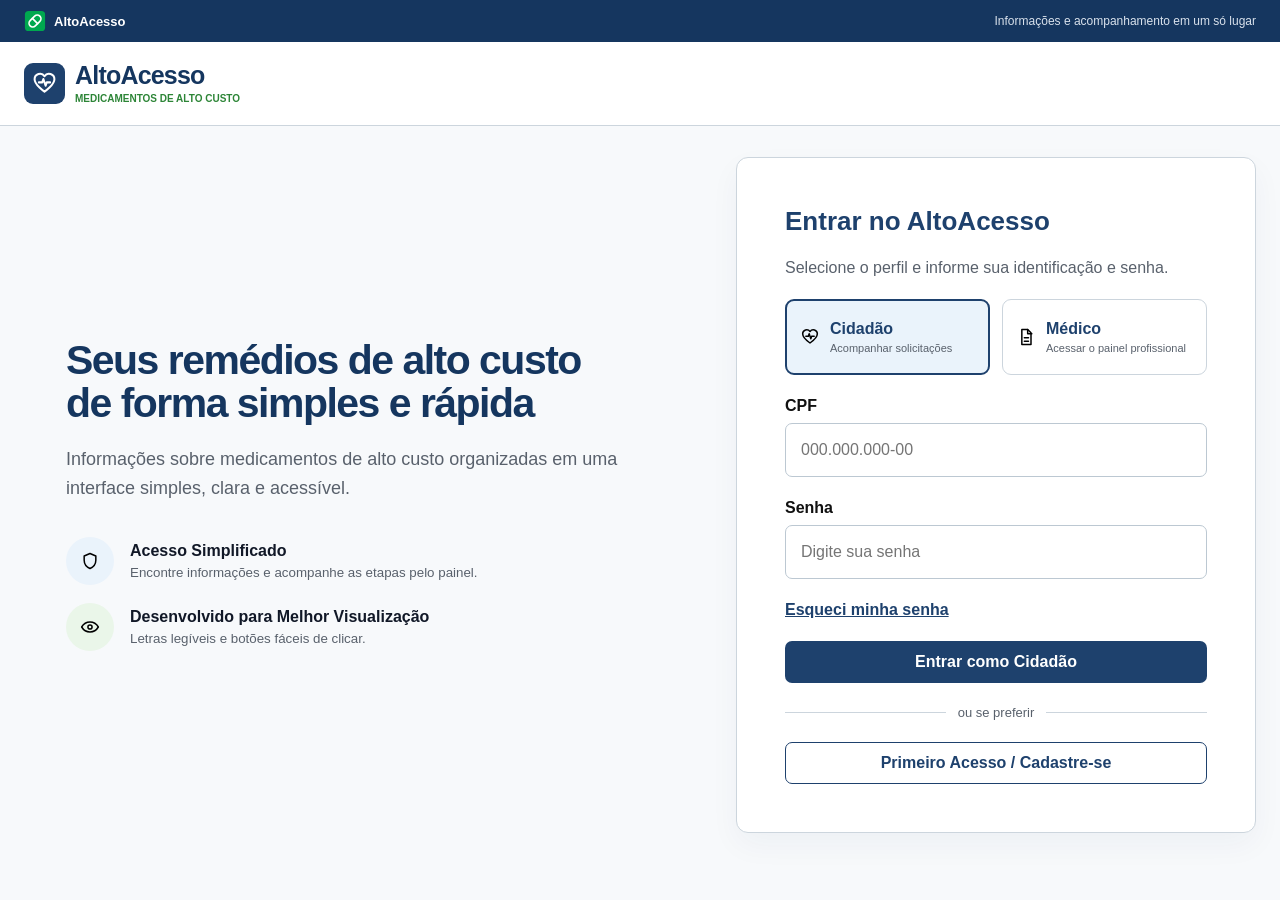
<file: index.html>
<!DOCTYPE html>

<html lang="pt-br"><head><meta charset="utf-8"/><meta content="width=device-width, initial-scale=1.0" name="viewport"/><meta content="AltoAcesso: informações e acompanhamento de medicamentos de alto custo." name="description"/><title>Entrar | AltoAcesso</title><link href="styles/variables.css" rel="stylesheet"/><link href="styles/main.css" rel="stylesheet"/><link href="styles/adaptacoes.css" rel="stylesheet"/><script defer="" src="scripts/storage.js"></script><script defer="" src="scripts/main.js"></script><script defer="" src="scripts/masks.js"></script><script defer="" src="scripts/forms.js"></script></head><body data-page="index.html"><a class="page-skip" href="#conteudo">Ir para o conteúdo</a><div class="app-shell">
<div class="gov-bar"><div class="container gov-bar-inner">
<span class="gov-brand"><img alt="" class="bar-pill" width="22" height="22" src="assets/icons/pill.svg"/> AltoAcesso</span>
<small class="gov-public-message" data-bar-public>Informações e acompanhamento em um só lugar</small>
<a class="gov-notification" data-bar-private hidden href="pages/solicitacoes.html" aria-label="Abrir solicitações">
<img alt="" class="gov-notification-icon" width="17" height="17" src="assets/icons/bell.svg"/>
<span class="gov-notification-text" aria-live="polite">Nenhuma pendência</span>
<span class="gov-count-badge" hidden>0</span>
</a>
</div></div><header class="main-header"><div class="container header-inner"><a aria-label="Ir para a página inicial" class="logo" href="index.html"><span class="logo-mark"><img alt="" class="icon" height="27" src="assets/icons/heart.svg" width="27"/></span><span><strong>AltoAcesso</strong><small>MEDICAMENTOS DE ALTO CUSTO</small></span></a>
<div class="public-header-actions" data-public=""><a class="button button-secondary" hidden="" href="index.html">Página inicial</a></div>
<div class="account-area" data-private="" hidden=""><a class="button button-secondary home-button" href="pages/painel.html"><img alt="" class="icon" height="20" src="assets/icons/home.svg" width="20"/> Página inicial</a><button aria-controls="account-menu" aria-expanded="false" class="account-button" data-action="menu" type="button"><span><strong id="account-name">Antônio Carlos Souza</strong><small id="account-role">Beneficiário</small></span><span class="avatar" id="account-initials">AC</span></button>
<div class="account-menu" hidden="" id="account-menu"><a href="pages/painel.html">Painel</a><a data-show="doctor" href="pages/prescricao.html">Portal de prescrição</a><a data-show="professional" href="pages/solicitacoes.html">Gerenciar solicitações</a><button data-action="logout" type="button">Sair</button></div></div></div></header>
<main class="login-page container" id="conteudo"><section class="login-intro"><h1>Seus remédios de alto custo<br/>de forma simples e rápida</h1><p>Informações sobre medicamentos de alto custo organizadas em uma interface simples, clara e acessível.</p><div class="trust-item"><span><img alt="" class="icon" height="20" src="assets/icons/shield.svg" width="20"/></span><div><strong>Acesso Simplificado</strong><small>Encontre informações e acompanhe as etapas pelo painel.</small></div></div><div class="trust-item green"><span><img alt="" class="icon" height="20" src="assets/icons/eye.svg" width="20"/></span><div><strong>Desenvolvido para Melhor Visualização</strong><small>Letras legíveis e botões fáceis de clicar.</small></div></div></section>
<form class="card login-card" id="login-form"><h2>Entrar no AltoAcesso</h2><p>Selecione o perfil e informe sua identificação e senha.</p><div aria-label="Escolha o perfil de acesso" class="login-profile-picker" role="group"><button class="selected" data-profile="patient" type="button"><img alt="" class="icon" height="20" src="assets/icons/heart.svg" width="20"/><span><strong>Cidadão</strong><small>Acompanhar solicitações</small></span></button><button data-profile="doctor" type="button"><img alt="" class="icon" height="20" src="assets/icons/file.svg" width="20"/><span><strong>Médico</strong><small>Acessar o painel profissional</small></span></button></div>
<label class="field" data-login-patient-fields=""><span>CPF</span><input autocomplete="username" data-mask="cpf" id="login-cpf" inputmode="numeric" maxlength="14" name="login-cpf" pattern="[0-9]{3}\.[0-9]{3}\.[0-9]{3}-[0-9]{2}" placeholder="000.000.000-00" required="" title="Informe 11 dígitos de CPF (000.000.000-00)." type="text"/></label>
<div class="doctor-login-fields" data-doctor-fields="" hidden=""><label class="field"><span>Número do CRM</span><input aria-label="Número do CRM" autocomplete="username" data-mask="digits" id="login-crm" inputmode="numeric" maxlength="8" name="login-crm" pattern="[0-9]{1,8}" placeholder="Ex: 123456" required="" title="Informe somente o número do CRM (de 1 a 8 dígitos)." type="text"/></label></div>
<label class="field"><span>Senha</span><input autocomplete="current-password" id="login-password" minlength="8" name="login-password" placeholder="Digite sua senha" required="" type="password"/></label>
<a class="text-link" href="pages/recuperar.html">Esqueci minha senha</a><button class="button button-primary wide" id="login-submit" type="submit">Entrar como Cidadão</button><div class="divider"><span>ou se preferir</span></div><a class="button button-secondary wide" href="pages/cadastro.html">Primeiro Acesso / Cadastre-se</a></form></main><div aria-live="polite" hidden="" id="global-msg" role="status"></div></div></body></html>
</file>
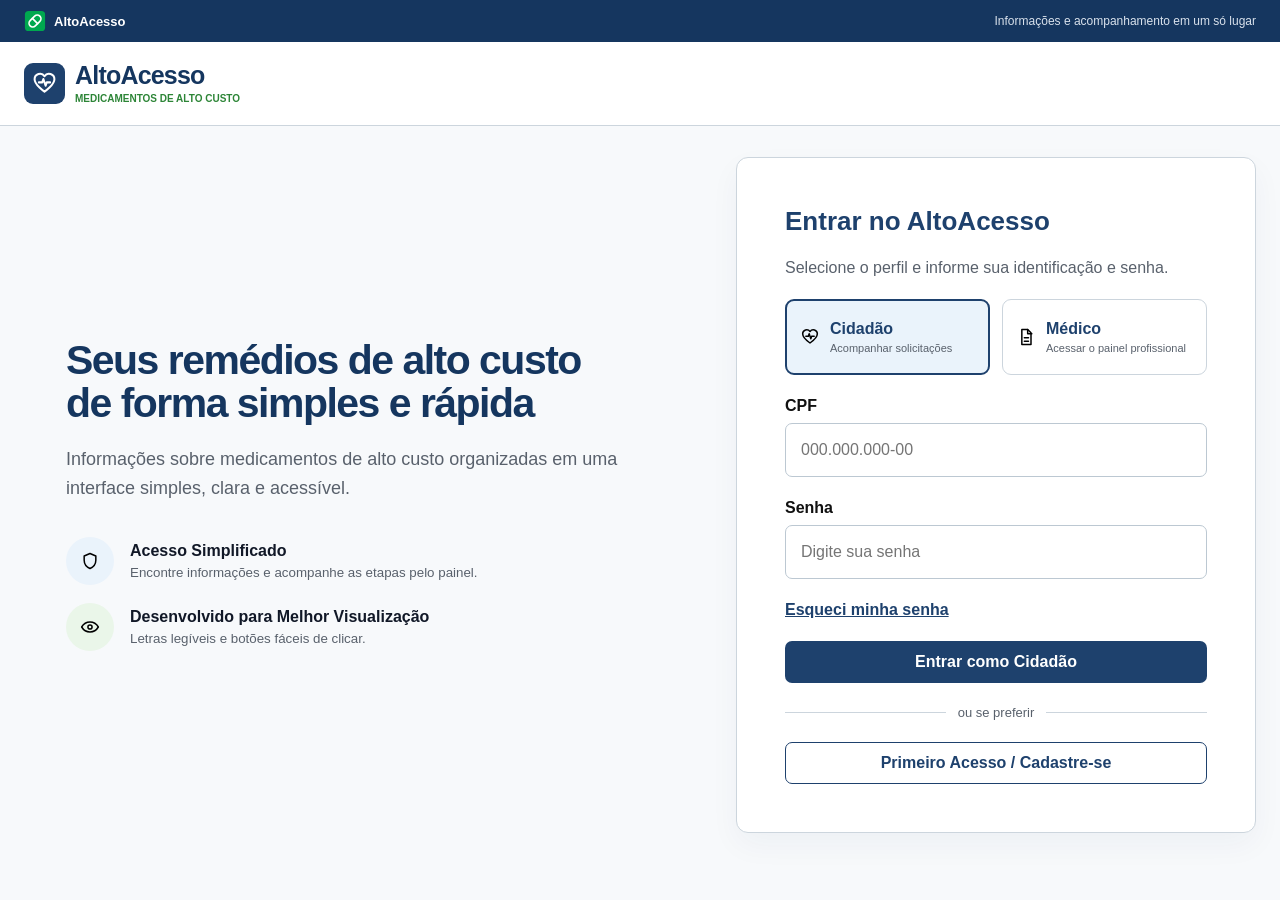
<file: pages/alertas.html>
<!DOCTYPE html>

<html lang="pt-br"><head><meta charset="utf-8"/><meta content="width=device-width, initial-scale=1.0" name="viewport"/><meta content="AltoAcesso: informações e acompanhamento de medicamentos de alto custo." name="description"/><title>Alertas e prazos | AltoAcesso</title><link href="../styles/variables.css" rel="stylesheet"/><link href="../styles/main.css" rel="stylesheet"/><link href="../styles/adaptacoes.css" rel="stylesheet"/><script defer="" src="../scripts/storage.js"></script><script defer="" src="../scripts/main.js"></script><script defer="" src="../scripts/masks.js"></script><script defer="" src="../scripts/forms.js"></script></head><body data-page="alertas.html"><a class="page-skip" href="#conteudo">Ir para o conteúdo</a><div class="app-shell">
<div class="gov-bar"><div class="container gov-bar-inner">
<span class="gov-brand"><img alt="" class="bar-pill" width="22" height="22" src="../assets/icons/pill.svg"/> AltoAcesso</span>
<small class="gov-public-message" data-bar-public>Informações e acompanhamento em um só lugar</small>
<a class="gov-notification" data-bar-private hidden href="solicitacoes.html" aria-label="Abrir solicitações">
<img alt="" class="gov-notification-icon" width="17" height="17" src="../assets/icons/bell.svg"/>
<span class="gov-notification-text" aria-live="polite">Nenhuma pendência</span>
<span class="gov-count-badge" hidden>0</span>
</a>
</div></div>
<header class="main-header"><div class="container header-inner"><a aria-label="Ir para o painel" class="logo" href="painel.html"><span class="logo-mark"><img alt="" class="icon" height="27" src="../assets/icons/heart.svg" width="27"/></span><span><strong>AltoAcesso</strong><small>MEDICAMENTOS DE ALTO CUSTO</small></span></a>
<div class="public-header-actions" data-public=""><a class="button button-secondary" href="../index.html">Página inicial</a></div>
<div class="account-area" data-private="" hidden=""><a class="button button-secondary home-button" href="../pages/painel.html"><img alt="" class="icon" height="20" src="../assets/icons/home.svg" width="20"/> Página inicial</a><button aria-controls="account-menu" aria-expanded="false" class="account-button" data-action="menu" type="button"><span><strong id="account-name">Antônio Carlos Souza</strong><small id="account-role">Beneficiário</small></span><span class="avatar" id="account-initials">AC</span></button>
<div class="account-menu" hidden="" id="account-menu"><a href="../pages/painel.html">Painel</a><a data-show="doctor" href="../pages/prescricao.html">Portal de prescrição</a><a data-show="professional" href="../pages/solicitacoes.html">Gerenciar solicitações</a><button data-action="logout" type="button">Sair</button></div></div></div></header>
<main class="dashboard-page container alerts-page" id="conteudo"><div data-show="patient"><div class="page-heading"><div><h1>Alertas &amp; Prazos</h1><p>Acompanhe as datas dos seus laudos, receitas e próximas retiradas.</p></div></div><div class="alert-overview"><div><strong>3</strong><span>tratamentos ativos</span></div><div><strong>1</strong><span>prazo cadastrado</span></div><div><strong>1</strong><span>retirada programada</span></div></div><section class="deadline-list"><article class="deadline-card"><div class="deadline-title"><span class="round-icon"><img alt="" class="icon" height="20" src="../assets/icons/file.svg" width="20"/></span><div><h2>Espironolactona 100mg</h2><p>Laudo cardiológico</p></div><span class="status status-danger">Prazo informado</span></div><div class="deadline-details"><div><span>Renovar laudo ou receita até</span><strong>30/04/2026</strong><small>Data de referência</small></div><div><span>Próxima retirada do medicamento</span><strong>28/03/2026</strong><small>Data de referência</small></div></div><div class="deadline-actions"><button class="button button-secondary" data-action="reminder" type="button">Ativar lembrete</button><a class="button button-primary" href="renovacao.html">Solicitar renovação</a></div></article><article class="deadline-card"><div class="deadline-title"><span class="round-icon"><img alt="" class="icon" height="20" src="../assets/icons/file.svg" width="20"/></span><div><h2>Insulina Glargina 100 UI/ml</h2><p>Receita e relatório clínico</p></div><span class="status status-warning">Prazo informado</span></div><div class="deadline-details"><div><span>Renovar laudo ou receita até</span><strong>20/05/2026</strong><small>Data de referência</small></div><div><span>Próxima retirada do medicamento</span><strong>05/04/2026</strong><small>Data de referência</small></div></div><div class="deadline-actions"><button class="button button-secondary" data-action="reminder" type="button">Ativar lembrete</button><a class="button button-primary" href="renovacao.html">Solicitar renovação</a></div></article><article class="deadline-card"><div class="deadline-title"><span class="round-icon"><img alt="" class="icon" height="20" src="../assets/icons/file.svg" width="20"/></span><div><h2>Rituximabe 500mg</h2><p>Laudo de medicamento excepcional</p></div><span class="status status-success">Prazo informado</span></div><div class="deadline-details"><div><span>Renovar laudo ou receita até</span><strong>10/07/2026</strong><small>Data de referência</small></div><div><span>Próxima retirada do medicamento</span><strong>15/04/2026</strong><small>Data de referência</small></div></div><div class="deadline-actions"><button class="button button-secondary" data-action="reminder" type="button">Ativar lembrete</button><a class="button button-primary" href="renovacao.html">Solicitar renovação</a></div></article></section><p class="notice-inline">Confirme as datas de retirada e renovação diretamente com sua unidade de atendimento.</p></div>
<div data-show="doctor" hidden=""><div id="patients-list"><div class="page-heading"><div><h1>Pacientes — Alertas &amp; Prazos</h1><p>Consulte os medicamentos e as datas de retirada na listagem.</p></div></div><section class="card doctor-patient-search"><label><span>Procurar paciente por nome ou CPF</span><div class="input-icon"><img alt="" class="icon" height="20" src="../assets/icons/search.svg" width="20"/><input data-mask="cpf-or-name" id="patient-search" inputmode="text" maxlength="120" placeholder="Digite o nome ou CPF do paciente"/></div></label></section><p class="table-scroll-hint">Deslize a tabela para os lados para ver todas as colunas.</p><section aria-label="Tabela de dados com rolagem horizontal" class="table-card patient-table" role="region" tabindex="0"><table><caption class="visually-hidden">Pacientes com medicamentos na listagem</caption><thead><tr><th scope="col">Nome do paciente</th><th scope="col">CPF</th><th scope="col">Medicamentos ativos</th><th scope="col">Próxima retirada</th><th scope="col">Ações</th></tr></thead><tbody id="patients-tbody"><tr data-patient-cpf="987.654.321-11" data-patient-name="antônio carlos souza"><td><strong>Antônio Carlos Souza</strong></td><td>987.654.321-11</td><td>2</td><td>28/03/2026</td><td><button class="button button-primary" data-action="view-patient" data-patient="987.654.321-11" type="button">Ver medicamentos</button></td></tr><tr data-patient-cpf="123.456.789-00" data-patient-name="maria das dores silva"><td><strong>Maria das Dores Silva</strong></td><td>123.456.789-00</td><td>1</td><td>12/04/2026</td><td><button class="button button-primary" data-action="view-patient" data-patient="123.456.789-00" type="button">Ver medicamentos</button></td></tr><tr data-patient-cpf="456.789.123-22" data-patient-name="francisca neves lima"><td><strong>Francisca Neves Lima</strong></td><td>456.789.123-22</td><td>2</td><td>15/04/2026</td><td><button class="button button-primary" data-action="view-patient" data-patient="456.789.123-22" type="button">Ver medicamentos</button></td></tr><tr data-patient-cpf="321.654.987-33" data-patient-name="josé ribamar ferreira"><td><strong>José Ribamar Ferreira</strong></td><td>321.654.987-33</td><td>1</td><td>19/04/2026</td><td><button class="button button-primary" data-action="view-patient" data-patient="321.654.987-33" type="button">Ver medicamentos</button></td></tr></tbody></table><div class="empty-state" hidden="" id="patients-empty">Nenhum paciente encontrado.</div></section></div><section data-patient-detail="987.654.321-11" hidden=""><div class="patient-detail-header"><div><span>PACIENTE</span><h1>Antônio Carlos Souza</h1><p>CPF: 987.654.321-11 • Nascimento: 14/08/1957</p></div><button class="button button-secondary" data-action="back-patients" type="button">Voltar para lista de pacientes</button></div><div class="patient-medicine-list"><article class="patient-medicine-card"><div class="medicine-card-title"><span class="round-icon green"><img alt="" class="icon" height="20" src="../assets/icons/heart.svg" width="20"/></span><div><h2>Espironolactona 100mg</h2><p>1 comprimido pela manhã</p></div><span class="status status-success">Tratamento ativo</span></div><div class="medicine-dates"><div><span>Última retirada</span><strong>28/02/2026</strong></div><div class="next-date"><span>Próxima retirada</span><strong>28/03/2026</strong></div><div><span>Local de retirada</span><strong>AME Central</strong></div></div><div class="medicine-card-actions"><button class="button button-secondary" data-action="history" type="button">Ver histórico de retiradas</button><a class="button button-primary" href="renovacao.html">Solicitar renovação</a></div></article><article class="patient-medicine-card"><div class="medicine-card-title"><span class="round-icon green"><img alt="" class="icon" height="20" src="../assets/icons/heart.svg" width="20"/></span><div><h2>Insulina Glargina 100 UI/ml</h2><p>20 UI à noite</p></div><span class="status status-success">Tratamento ativo</span></div><div class="medicine-dates"><div><span>Última retirada</span><strong>05/03/2026</strong></div><div class="next-date"><span>Próxima retirada</span><strong>05/04/2026</strong></div><div><span>Local de retirada</span><strong>Farmácia de Alto Custo — Centro</strong></div></div><div class="medicine-card-actions"><button class="button button-secondary" data-action="history" type="button">Ver histórico de retiradas</button><a class="button button-primary" href="renovacao.html">Solicitar renovação</a></div></article></div></section><section data-patient-detail="123.456.789-00" hidden=""><div class="patient-detail-header"><div><span>PACIENTE</span><h1>Maria das Dores Silva</h1><p>CPF: 123.456.789-00 • Nascimento: 02/11/1962</p></div><button class="button button-secondary" data-action="back-patients" type="button">Voltar para lista de pacientes</button></div><div class="patient-medicine-list"><article class="patient-medicine-card"><div class="medicine-card-title"><span class="round-icon green"><img alt="" class="icon" height="20" src="../assets/icons/heart.svg" width="20"/></span><div><h2>Adalimumabe 40mg</h2><p>1 aplicação a cada 14 dias</p></div><span class="status status-success">Tratamento ativo</span></div><div class="medicine-dates"><div><span>Última retirada</span><strong>12/03/2026</strong></div><div class="next-date"><span>Próxima retirada</span><strong>12/04/2026</strong></div><div><span>Local de retirada</span><strong>AME Central</strong></div></div><div class="medicine-card-actions"><button class="button button-secondary" data-action="history" type="button">Ver histórico de retiradas</button><a class="button button-primary" href="renovacao.html">Solicitar renovação</a></div></article></div></section><section data-patient-detail="456.789.123-22" hidden=""><div class="patient-detail-header"><div><span>PACIENTE</span><h1>Francisca Neves Lima</h1><p>CPF: 456.789.123-22 • Nascimento: 19/05/1954</p></div><button class="button button-secondary" data-action="back-patients" type="button">Voltar para lista de pacientes</button></div><div class="patient-medicine-list"><article class="patient-medicine-card"><div class="medicine-card-title"><span class="round-icon green"><img alt="" class="icon" height="20" src="../assets/icons/heart.svg" width="20"/></span><div><h2>Rituximabe 500mg</h2><p>Conforme ciclo hospitalar</p></div><span class="status status-success">Tratamento ativo</span></div><div class="medicine-dates"><div><span>Última retirada</span><strong>10/02/2026</strong></div><div class="next-date"><span>Próxima retirada</span><strong>15/04/2026</strong></div><div><span>Local de retirada</span><strong>Hospital Regional</strong></div></div><div class="medicine-card-actions"><button class="button button-secondary" data-action="history" type="button">Ver histórico de retiradas</button><a class="button button-primary" href="renovacao.html">Solicitar renovação</a></div></article><article class="patient-medicine-card"><div class="medicine-card-title"><span class="round-icon green"><img alt="" class="icon" height="20" src="../assets/icons/heart.svg" width="20"/></span><div><h2>Metotrexato 25mg</h2><p>1 dose semanal</p></div><span class="status status-success">Tratamento ativo</span></div><div class="medicine-dates"><div><span>Última retirada</span><strong>20/03/2026</strong></div><div class="next-date"><span>Próxima retirada</span><strong>20/04/2026</strong></div><div><span>Local de retirada</span><strong>AME Central</strong></div></div><div class="medicine-card-actions"><button class="button button-secondary" data-action="history" type="button">Ver histórico de retiradas</button><a class="button button-primary" href="renovacao.html">Solicitar renovação</a></div></article></div></section><section data-patient-detail="321.654.987-33" hidden=""><div class="patient-detail-header"><div><span>PACIENTE</span><h1>José Ribamar Ferreira</h1><p>CPF: 321.654.987-33 • Nascimento: 23/01/1949</p></div><button class="button button-secondary" data-action="back-patients" type="button">Voltar para lista de pacientes</button></div><div class="patient-medicine-list"><article class="patient-medicine-card"><div class="medicine-card-title"><span class="round-icon green"><img alt="" class="icon" height="20" src="../assets/icons/heart.svg" width="20"/></span><div><h2>Etanercepte 50mg</h2><p>1 aplicação semanal</p></div><span class="status status-success">Tratamento ativo</span></div><div class="medicine-dates"><div><span>Última retirada</span><strong>19/03/2026</strong></div><div class="next-date"><span>Próxima retirada</span><strong>19/04/2026</strong></div><div><span>Local de retirada</span><strong>Farmácia de Alto Custo — Norte</strong></div></div><div class="medicine-card-actions"><button class="button button-secondary" data-action="history" type="button">Ver histórico de retiradas</button><a class="button button-primary" href="renovacao.html">Solicitar renovação</a></div></article></div></section></div></main><div aria-live="polite" hidden="" id="global-msg" role="status"></div></div></body></html>
</file>
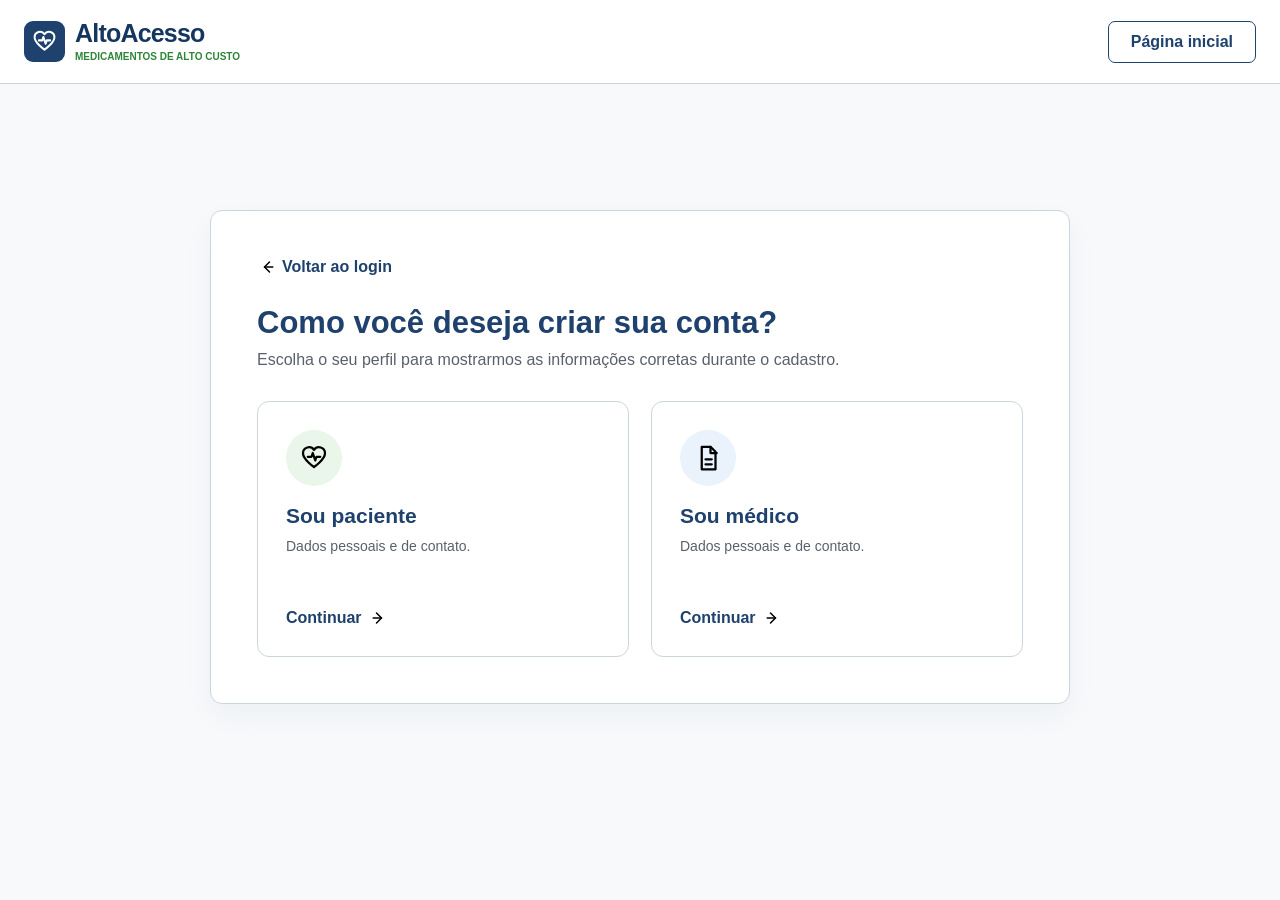
<file: pages/cadastro.html>
<!DOCTYPE html>

<html lang="pt-br"><head><meta charset="utf-8"/><meta content="width=device-width, initial-scale=1.0" name="viewport"/><meta content="AltoAcesso: informações e acompanhamento de medicamentos de alto custo." name="description"/><title>Cadastro | AltoAcesso</title><link href="../styles/variables.css" rel="stylesheet"/><link href="../styles/main.css" rel="stylesheet"/><link href="../styles/adaptacoes.css" rel="stylesheet"/><script defer="" src="../scripts/storage.js"></script><script defer="" src="../scripts/main.js"></script><script defer="" src="../scripts/masks.js"></script><script defer="" src="../scripts/forms.js"></script><script defer="" src="../scripts/uf-picker.js"></script></head><body data-page="cadastro.html"><a class="page-skip" href="#conteudo">Ir para o conteúdo</a><div class="app-shell">
<header class="main-header"><div class="container header-inner"><a aria-label="Ir para a página inicial" class="logo" href="../index.html"><span class="logo-mark"><img alt="" class="icon" height="27" src="../assets/icons/heart.svg" width="27"/></span><span><strong>AltoAcesso</strong><small>MEDICAMENTOS DE ALTO CUSTO</small></span></a>
<div class="public-header-actions" data-public=""><a class="button button-secondary" href="../index.html">Página inicial</a></div>
<div class="account-area" data-private="" hidden=""><a class="button button-secondary home-button" href="../pages/painel.html"><img alt="" class="icon" height="20" src="../assets/icons/home.svg" width="20"/> Página inicial</a><button aria-controls="account-menu" aria-expanded="false" class="account-button" data-action="menu" type="button"><span><strong id="account-name">Antônio Carlos Souza</strong><small id="account-role">Beneficiário</small></span><span class="avatar" id="account-initials">AC</span></button>
<div class="account-menu" hidden="" id="account-menu"><a href="../pages/painel.html">Painel</a><a data-show="doctor" href="../pages/prescricao.html">Portal de prescrição</a><a data-show="professional" href="../pages/solicitacoes.html">Gerenciar solicitações</a><button data-action="logout" type="button">Sair</button></div></div></div></header>
<main class="center-page container" id="conteudo"><section class="card account-type-card" id="choose-profile"><a class="back-link" href="../index.html"><img alt="" class="icon" height="20" src="../assets/icons/arrow-left.svg" width="20"/> Voltar ao login</a><h1>Como você deseja criar sua conta?</h1><p>Escolha o seu perfil para mostrarmos as informações corretas durante o cadastro.</p><div class="account-type-grid"><button data-register-role="patient" type="button"><span class="profile-icon"><img alt="" class="icon" height="30" src="../assets/icons/heart.svg" width="30"/></span><strong>Sou paciente</strong><small>Dados pessoais e de contato.</small><span>Continuar <img alt="" class="icon" height="20" src="../assets/icons/arrow-right.svg" width="20"/></span></button><button data-register-role="doctor" type="button"><span class="profile-icon doctor"><img alt="" class="icon" height="30" src="../assets/icons/file.svg" width="30"/></span><strong>Sou médico</strong><small>Dados pessoais e de contato.</small><span>Continuar <img alt="" class="icon" height="20" src="../assets/icons/arrow-right.svg" width="20"/></span></button></div></section></main>
<div class="register-page container" hidden="" id="registration-main"><aside class="stepper"><h2>Criação de Conta</h2><div class="step active" id="step-ind-1"><span>1</span><strong>Dados Pessoais</strong></div><div class="step-line"></div><div class="step" id="step-ind-2"><span>2</span><strong>Endereço &amp; Contato</strong></div><div class="step-line" data-show="doctor"><div></div></div><div class="step" data-show="doctor" id="step-ind-3"><span>3</span><strong>Credenciais Médicas</strong></div></aside>
<form class="card register-card" id="register-form"><h1 id="register-title">Seus Dados Pessoais</h1><p>Preencha os campos abaixo com atenção. Letras maiores para facilitar a leitura.</p>
<div class="step-panel" data-step="1"><div class="form-grid"><div class="full"><label class="field"><span>Nome Completo</span><input id="register-name" name="register-name" placeholder="Digite seu nome completo" required="" type="text"/></label></div><label class="field"><span>CPF</span><input autocomplete="off" data-mask="cpf" id="register-cpf" inputmode="numeric" maxlength="14" name="register-cpf" pattern="[0-9]{3}\.[0-9]{3}\.[0-9]{3}-[0-9]{2}" placeholder="000.000.000-00" required="" title="Informe 11 dígitos de CPF (000.000.000-00)." type="text"/></label><label class="field"><span>E-mail</span><input id="register-email" name="register-email" placeholder="exemplo@email.com" required="" type="email"/></label><label class="field"><span>Telefone / Celular</span><input autocomplete="off" data-mask="phone" id="register-phone" inputmode="tel" maxlength="15" name="register-phone" pattern="\([0-9]{2}\) [0-9]{4,5}-[0-9]{4}" placeholder="(11) 90000-0000" required="" title="Informe o DDD e telefone com 10 ou 11 dígitos." type="tel"/></label><div class="full"><label class="field"><span>Crie uma Senha Forte</span><input id="register-password" minlength="8" name="register-password" placeholder="Mínimo 8 caracteres" required="" type="password"/></label></div></div></div>
<div class="step-panel" data-step="2" hidden=""><div class="form-grid"><label class="field"><span>CEP</span><input autocomplete="off" data-mask="cep" id="register-cep" inputmode="numeric" maxlength="9" name="register-cep" pattern="[0-9]{5}-[0-9]{3}" placeholder="00000-000" required="" title="Informe 8 dígitos de CEP (00000-000)." type="text"/></label><label class="field"><span>Cidade</span><input id="register-city" name="register-city" placeholder="Sua cidade" required="" type="text"/></label><div class="full"><label class="field"><span>Endereço</span><input id="register-address" name="register-address" placeholder="Rua ou avenida" required="" type="text"/></label></div><label class="field"><span>Número</span><input id="register-number" name="register-number" placeholder="Número" required="" type="text"/></label><label class="field"><span>Complemento</span><input id="register-complement" name="register-complement" placeholder="Apartamento, bloco..." type="text"/></label><label class="field"><span>Bairro</span><input id="register-district" name="register-district" placeholder="Seu bairro" required="" type="text"/></label><div class="field"><span id="register-state-label">Estado</span><div class="uf-picker" data-uf-picker="register-state"><select id="register-state" class="uf-source" data-uf-select="true" tabindex="-1" aria-hidden="true" name="register-state" required=""><option value="">Selecione o estado</option><option value="AC">Acre (AC)</option><option value="AL">Alagoas (AL)</option><option value="AP">Amapá (AP)</option><option value="AM">Amazonas (AM)</option><option value="BA">Bahia (BA)</option><option value="CE">Ceará (CE)</option><option value="DF">Distrito Federal (DF)</option><option value="ES">Espírito Santo (ES)</option><option value="GO">Goiás (GO)</option><option value="MA">Maranhão (MA)</option><option value="MT">Mato Grosso (MT)</option><option value="MS">Mato Grosso do Sul (MS)</option><option value="MG">Minas Gerais (MG)</option><option value="PA">Pará (PA)</option><option value="PB">Paraíba (PB)</option><option value="PR">Paraná (PR)</option><option value="PE">Pernambuco (PE)</option><option value="PI">Piauí (PI)</option><option value="RJ">Rio de Janeiro (RJ)</option><option value="RN">Rio Grande do Norte (RN)</option><option value="RS">Rio Grande do Sul (RS)</option><option value="RO">Rondônia (RO)</option><option value="RR">Roraima (RR)</option><option value="SC">Santa Catarina (SC)</option><option value="SP">São Paulo (SP)</option><option value="SE">Sergipe (SE)</option><option value="TO">Tocantins (TO)</option></select><button class="uf-picker-trigger" type="button" role="combobox" aria-haspopup="listbox" aria-expanded="false" aria-controls="register-state-options" aria-label="Estado: selecione uma opção"><span class="uf-picker-value">Selecione o estado</span></button><div class="uf-picker-list" id="register-state-options" role="listbox" aria-label="Estado" hidden=""></div></div></div></div></div>
<div class="step-panel" data-step="3" hidden=""><div class="form-grid"><label class="field"><span>Número do CRM</span><input autocomplete="off" data-mask="digits" id="register-crm" inputmode="numeric" maxlength="8" name="register-crm" placeholder="Ex: 123456" required="" type="text"/></label><div class="field"><span id="register-crm-uf-label">UF do CRM</span><div class="uf-picker" data-uf-picker="register-crm-uf"><select id="register-crm-uf" class="uf-source" data-uf-select="true" tabindex="-1" aria-hidden="true" name="crm-uf" required=""><option value="">Selecione a UF do CRM</option><option value="AC">AC — Acre</option><option value="AL">AL — Alagoas</option><option value="AP">AP — Amapá</option><option value="AM">AM — Amazonas</option><option value="BA">BA — Bahia</option><option value="CE">CE — Ceará</option><option value="DF">DF — Distrito Federal</option><option value="ES">ES — Espírito Santo</option><option value="GO">GO — Goiás</option><option value="MA">MA — Maranhão</option><option value="MT">MT — Mato Grosso</option><option value="MS">MS — Mato Grosso do Sul</option><option value="MG">MG — Minas Gerais</option><option value="PA">PA — Pará</option><option value="PB">PB — Paraíba</option><option value="PR">PR — Paraná</option><option value="PE">PE — Pernambuco</option><option value="PI">PI — Piauí</option><option value="RJ">RJ — Rio de Janeiro</option><option value="RN">RN — Rio Grande do Norte</option><option value="RS">RS — Rio Grande do Sul</option><option value="RO">RO — Rondônia</option><option value="RR">RR — Roraima</option><option value="SC">SC — Santa Catarina</option><option value="SP">SP — São Paulo</option><option value="SE">SE — Sergipe</option><option value="TO">TO — Tocantins</option></select><button class="uf-picker-trigger" type="button" role="combobox" aria-haspopup="listbox" aria-expanded="false" aria-controls="register-crm-uf-options" aria-label="UF do CRM: selecione uma opção"><span class="uf-picker-value">Selecione a UF do CRM</span></button><div class="uf-picker-list" id="register-crm-uf-options" role="listbox" aria-label="UF do CRM" hidden=""></div></div></div><label class="field"><span>Especialidade Médica</span><input id="register-specialty" name="register-specialty" placeholder="Ex: Cardiologia" required="" type="text"/></label><label class="field"><span>Número do RQE</span><input autocomplete="off" data-mask="digits" id="register-rqe" inputmode="numeric" maxlength="8" name="register-rqe" placeholder="Ex: 98765" required="" type="text"/></label><div class="full"><label class="field"><span>Instituição de Saúde</span><input id="register-institution" name="register-institution" placeholder="Hospital, clínica ou unidade de atendimento" required="" type="text"/></label></div><div class="credential-note"><img alt="" class="icon" height="20" src="../assets/icons/shield.svg" width="20"/><span><strong>Verificação profissional indisponível</strong> As informações serão descartadas após o formulário. Não há conferência em conselhos profissionais.</span></div></div></div>
<p aria-live="polite" class="inline-feedback" hidden="" id="register-feedback" role="status"></p>
<div class="form-actions"><button class="back-link" id="register-back" type="button"><img alt="" class="icon" height="20" src="../assets/icons/arrow-left.svg" width="20"/> Voltar</button><button class="button button-primary" id="register-next" type="submit">Prosseguir para Passo 2</button></div></form><section aria-live="polite" class="card registration-success" hidden="" id="registration-success" role="status"><h2>Cadastro concluído!</h2><p class="notice-inline" data-register-outcome="">Cadastro realizado com sucesso!</p><a class="button button-primary" href="../index.html">Voltar ao login</a></section></div><div aria-live="polite" hidden="" id="global-msg" role="status"></div></div></body></html>
</file>
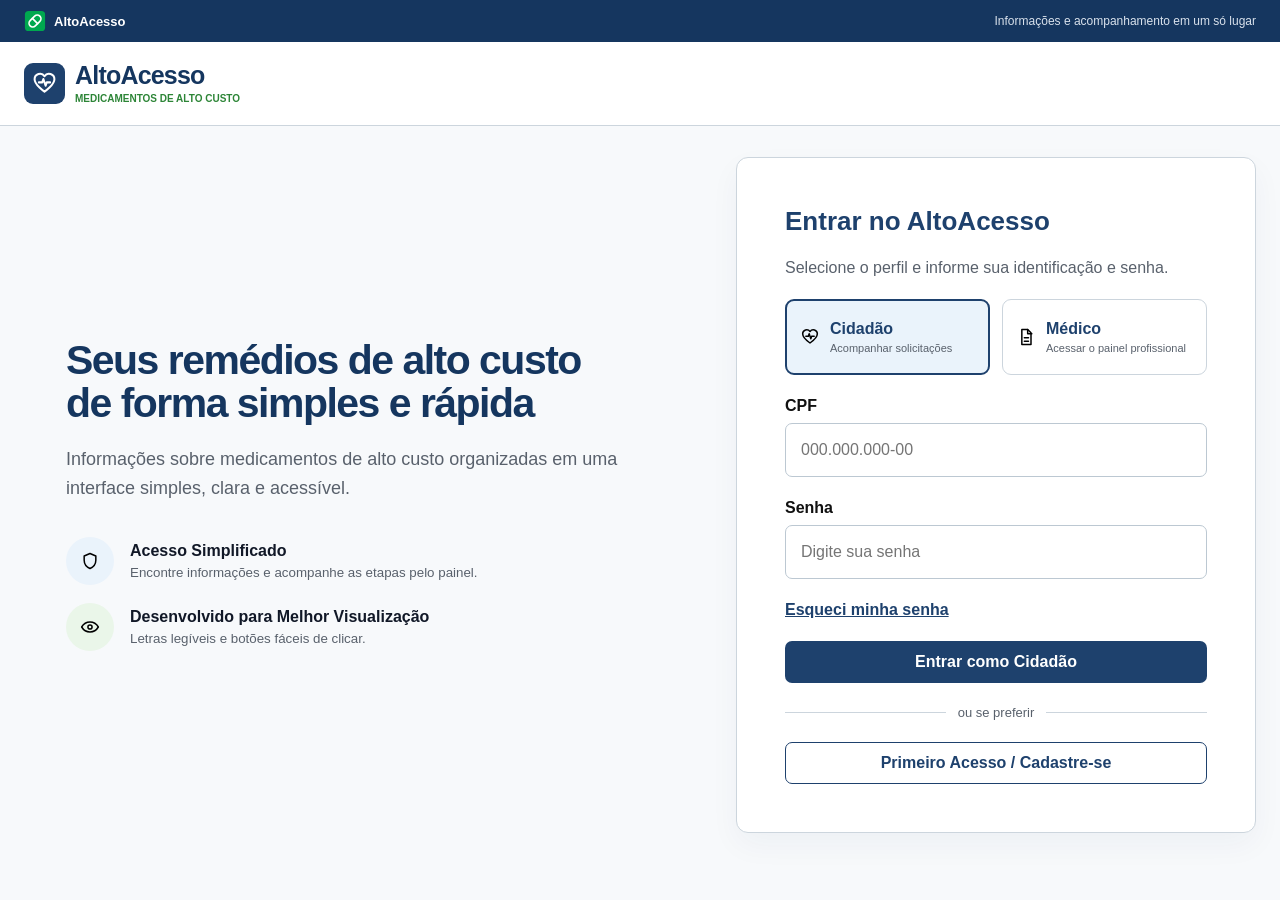
<file: pages/documentos.html>
<!DOCTYPE html>

<html lang="pt-br"><head><meta charset="utf-8"/><meta content="width=device-width, initial-scale=1.0" name="viewport"/><meta content="AltoAcesso: informações e acompanhamento de medicamentos de alto custo." name="description"/><title>Documentos | AltoAcesso</title><link href="../styles/variables.css" rel="stylesheet"/><link href="../styles/main.css" rel="stylesheet"/><link href="../styles/adaptacoes.css" rel="stylesheet"/><script defer="" src="../scripts/storage.js"></script><script defer="" src="../scripts/main.js"></script><script defer="" src="../scripts/masks.js"></script><script defer="" src="../scripts/forms.js"></script></head><body data-page="documentos.html"><a class="page-skip" href="#conteudo">Ir para o conteúdo</a><div class="app-shell">
<div class="gov-bar"><div class="container gov-bar-inner">
<span class="gov-brand"><img alt="" class="bar-pill" width="22" height="22" src="../assets/icons/pill.svg"/> AltoAcesso</span>
<small class="gov-public-message" data-bar-public>Informações e acompanhamento em um só lugar</small>
<a class="gov-notification" data-bar-private hidden href="solicitacoes.html" aria-label="Abrir solicitações">
<img alt="" class="gov-notification-icon" width="17" height="17" src="../assets/icons/bell.svg"/>
<span class="gov-notification-text" aria-live="polite">Nenhuma pendência</span>
<span class="gov-count-badge" hidden>0</span>
</a>
</div></div>
<header class="main-header"><div class="container header-inner"><a aria-label="Ir para o painel" class="logo" href="painel.html"><span class="logo-mark"><img alt="" class="icon" height="27" src="../assets/icons/heart.svg" width="27"/></span><span><strong>AltoAcesso</strong><small>MEDICAMENTOS DE ALTO CUSTO</small></span></a>
<div class="public-header-actions" data-public=""><a class="button button-secondary" href="../index.html">Página inicial</a></div>
<div class="account-area" data-private="" hidden=""><a class="button button-secondary home-button" href="../pages/painel.html"><img alt="" class="icon" height="20" src="../assets/icons/home.svg" width="20"/> Página inicial</a><button aria-controls="account-menu" aria-expanded="false" class="account-button" data-action="menu" type="button"><span><strong id="account-name">Antônio Carlos Souza</strong><small id="account-role">Beneficiário</small></span><span class="avatar" id="account-initials">AC</span></button>
<div class="account-menu" hidden="" id="account-menu"><a href="../pages/painel.html">Painel</a><a data-show="doctor" href="../pages/prescricao.html">Portal de prescrição</a><a data-show="professional" href="../pages/solicitacoes.html">Gerenciar solicitações</a><button data-action="logout" type="button">Sair</button></div></div></div></header>
<main class="documents-page container" id="conteudo"><a class="back-link" href="solicitacoes.html"><img alt="" class="icon" height="20" src="../assets/icons/arrow-left.svg" width="20"/> Voltar para a Lista <span>/   Visualização do Processo #2026-883491</span></a><div class="documents-grid"><section><div class="document-heading"><h1>Visualizador de Documentos</h1><div><button aria-label="Diminuir zoom" data-action="zoom-less" type="button">−</button><strong id="zoom-indicator">100%</strong><button aria-label="Aumentar zoom" data-action="zoom-more" type="button">+</button></div></div><article class="medical-document" id="medical-document"><header><small>MODELO DE DOCUMENTO — SEM VALIDADE MÉDICA</small><h2>Laudo de Solicitação de Medicamentos</h2><p>Documento de referência para visualização</p></header><hr/><h3>1. DADOS DO PACIENTE</h3><p>Nome: <strong id="model-name">Antônio Carlos Souza</strong></p><p>CPF: <strong id="model-cpf">987.654.321-11</strong></p><p>Cartão SUS: <strong id="model-sus">898.0012.3456.7890</strong></p><h3>2. MEDICAMENTO EXCEPCIONAL SOLICITADO</h3><p>Princípio Ativo: <strong id="model-med">Espironolactona 100mg</strong></p><p>Posologia recomendada: <strong id="model-dose">1 comprimido ao dia pela manhã</strong></p><p>Duração do Tratamento: <strong id="model-duration">Contínuo (6 meses)</strong></p><h3>3. DIAGNÓSTICO E JUSTIFICATIVA CLÍNICA</h3><p>Conteúdo de referência para a visualização do formulário, sem valor de prescrição médica.</p></article><section class="saved-request-documents card" hidden="" id="saved-request"><h2 id="saved-request-title">Solicitação</h2><dl class="saved-request-details"><div><dt>Paciente</dt><dd id="saved-request-patient"></dd></div><div><dt>Medicamento</dt><dd id="saved-request-medicine"></dd></div><div><dt>Data do registro</dt><dd id="saved-request-date"></dd></div><div><dt>Status</dt><dd id="saved-request-status">Salva no navegador</dd></div></dl><h3>Documentos anexados</h3><div id="saved-documents-list"></div><form class="saved-upload-form" id="add-local-document"><label class="field"><span>Adicionar documento</span><input accept=".pdf,.jpg,.jpeg,.png,application/pdf,image/jpeg,image/png" id="add-document-file" required="" type="file"/></label><button class="button button-primary" type="submit">Salvar documento</button></form><p class="inline-feedback" hidden="" id="saved-document-feedback" role="status"></p></section></section>
<aside class="decision-column"><h1>Detalhes da Solicitação</h1><section class="card patient-card"><div class="patient"><span id="detail-patient-initials">AC</span><div><strong id="detail-patient-name">Antônio Carlos Souza</strong><small id="detail-patient-extra">Idade: 68 anos • CID-10: I50.0 </small></div></div><hr/><dl><div><dt>Protocolo:</dt><dd id="detail-protocol">#2026-883491</dd></div><div><dt>Medicamento:</dt><dd id="detail-medication">Espironolactona 100mg</dd></div><div><dt>Unidade de Saúde:</dt><dd id="detail-unit">AME Central</dd></div></dl><p class="detail-status-summary" id="detail-status-summary" role="status">Status: —</p></section>
<section class="card auditor-card"><h2>Auditoria e aprovação</h2><p aria-live="polite" class="review-status" id="decision-current-status">Status atual: aguardando carregamento.</p><label><span>Justificativa para Correção ou Recusa</span><textarea id="decision-text" placeholder="Informe a justificativa para correção ou recusa."></textarea></label><button class="button button-success wide" data-action="approve" type="button">Aprovar Solicitação</button><div class="decision-buttons"><button class="button button-warning" data-action="correct" type="button">Solicitar Correção</button><button class="button button-danger" data-action="reject" type="button">Reprovar Processo</button></div><div aria-live="polite" class="decision-result" hidden="" id="decision-result" role="status"></div><p class="review-reason" hidden="" id="review-reason"></p><small class="review-date" hidden="" id="review-date"></small></section></aside></div></main><div aria-live="polite" hidden="" id="global-msg" role="status"></div></div></body></html>
</file>
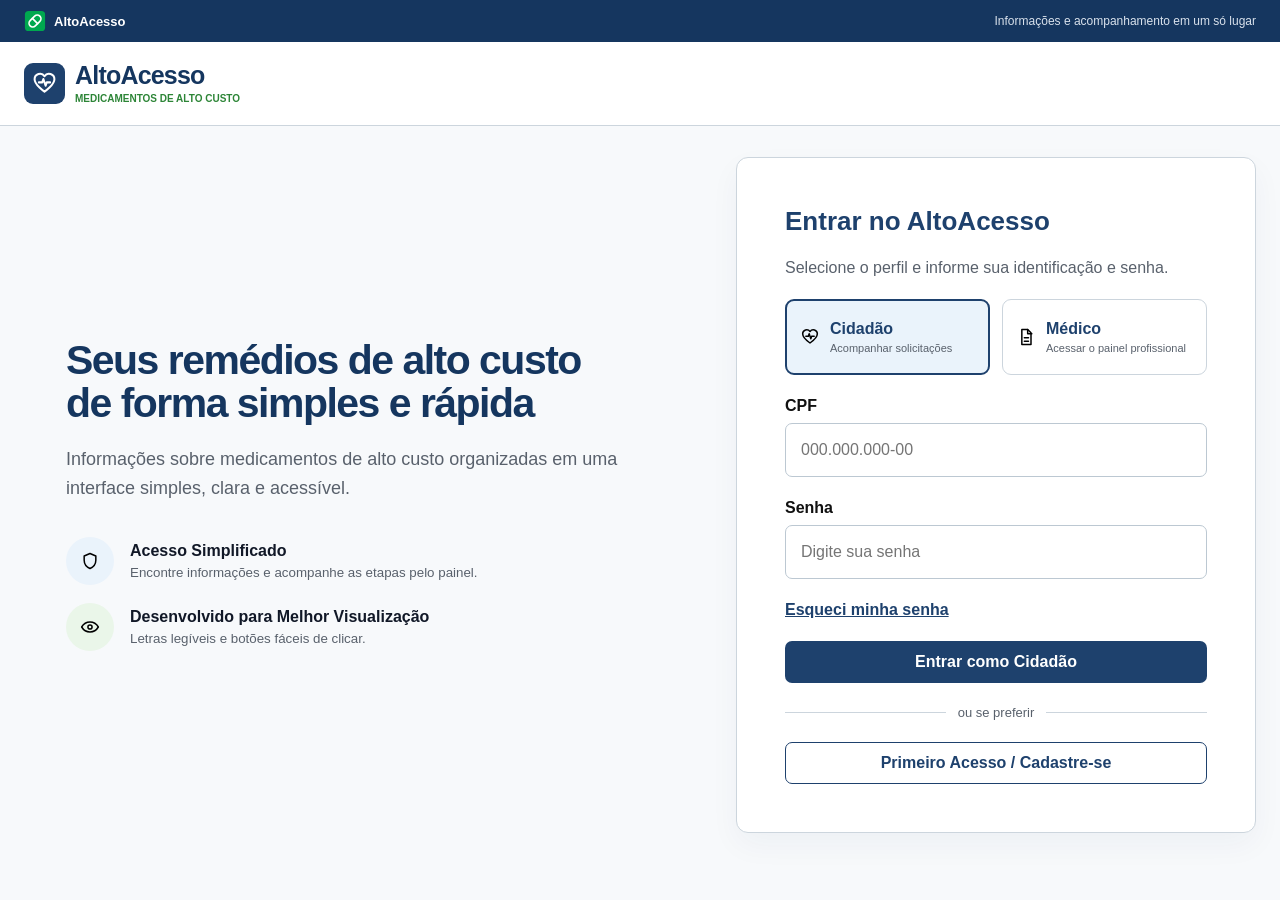
<file: pages/painel.html>
<!DOCTYPE html>

<html lang="pt-br"><head><meta charset="utf-8"/><meta content="width=device-width, initial-scale=1.0" name="viewport"/><meta content="AltoAcesso: informações e acompanhamento de medicamentos de alto custo." name="description"/><title>Painel principal | AltoAcesso</title><link href="../styles/variables.css" rel="stylesheet"/><link href="../styles/main.css" rel="stylesheet"/><link href="../styles/adaptacoes.css" rel="stylesheet"/><script defer="" src="../scripts/storage.js"></script><script defer="" src="../scripts/main.js"></script><script defer="" src="../scripts/masks.js"></script><script defer="" src="../scripts/forms.js"></script></head><body data-page="painel.html"><a class="page-skip" href="#conteudo">Ir para o conteúdo</a><div class="app-shell">
<div class="gov-bar"><div class="container gov-bar-inner">
<span class="gov-brand"><img alt="" class="bar-pill" width="22" height="22" src="../assets/icons/pill.svg"/> AltoAcesso</span>
<small class="gov-public-message" data-bar-public>Informações e acompanhamento em um só lugar</small>
<a class="gov-notification" data-bar-private hidden href="solicitacoes.html" aria-label="Abrir solicitações">
<img alt="" class="gov-notification-icon" width="17" height="17" src="../assets/icons/bell.svg"/>
<span class="gov-notification-text" aria-live="polite">Nenhuma pendência</span>
<span class="gov-count-badge" hidden>0</span>
</a>
</div></div><header class="main-header"><div class="container header-inner"><a aria-label="Ir para o painel" class="logo" href="painel.html"><span class="logo-mark"><img alt="" class="icon" height="27" src="../assets/icons/heart.svg" width="27"/></span><span><strong>AltoAcesso</strong><small>MEDICAMENTOS DE ALTO CUSTO</small></span></a>
<div class="public-header-actions" data-public=""><a class="button button-secondary" href="../index.html">Página inicial</a></div>
<div class="account-area" data-private="" hidden=""><a class="button button-secondary home-button" href="../pages/painel.html"><img alt="" class="icon" height="20" src="../assets/icons/home.svg" width="20"/> Página inicial</a><button aria-controls="account-menu" aria-expanded="false" class="account-button" data-action="menu" type="button"><span><strong id="account-name">Antônio Carlos Souza</strong><small id="account-role">Beneficiário</small></span><span class="avatar" id="account-initials">AC</span></button>
<div class="account-menu" hidden="" id="account-menu"><a href="../pages/painel.html">Painel</a><a data-show="doctor" href="../pages/prescricao.html">Portal de prescrição</a><a data-show="professional" href="../pages/solicitacoes.html">Gerenciar solicitações</a><button data-action="logout" type="button">Sair</button></div></div></div></header>
<main class="home-main" id="conteudo"><div class="container"><section class="guide-banner" data-show="patient" hidden="" id="guide-banner"><span class="guide-icon"><img alt="" class="icon" height="30" src="../assets/icons/sparkles.svg" width="30"/></span><div><h2>Olá, Seu Antônio! Seja bem-vindo ao seu painel AltoAcesso</h2><p>Deseja fazer um rápido passo a passo de como funciona a solicitação e entrega dos seus medicamentos?</p></div><div class="guide-actions"><button class="button button-success" data-action="guide" type="button"><img alt="" class="icon" height="18" src="../assets/icons/sparkles.svg" width="18"/> Iniciar Guia</button><button class="button button-ghost" data-action="guide-dismiss" type="button">Dispensar</button></div></section>
<h1 class="section-title">O que você deseja fazer hoje?</h1><section class="action-grid"><article class="action-card"><span class="round-icon"><img alt="" class="icon" height="20" src="../assets/icons/file.svg" width="20"/></span><h2 data-show="patient">Renovar Medicamento</h2><h2 data-show="professional" hidden="">Solicitar ou Renovar</h2><p data-show="patient">Use o código fornecido pelo médico para renovar um tratamento de alto custo existente.</p><p data-show="professional" hidden="">Preencha os dados de uma renovação ou visualize um rascunho de prescrição.</p><div class="card-actions"><a class="button button-primary" data-show="doctor" hidden="" href="prescricao.html">Novo Rascunho</a><a class="button button-secondary" href="renovacao.html">Solicitar Renovação</a></div></article>
<article class="action-card"><span class="round-icon green"><img alt="" class="icon" height="20" src="../assets/icons/search.svg" width="20"/></span><h2>Acompanhar Pedidos</h2><p>Consulte a lista de solicitações e seus status.</p><a class="button button-success" href="#pedidos"><span data-show="patient">Ver Meus Pedidos</span><span data-show="doctor" hidden="">Ver Solicitações</span></a></article>
<article class="action-card"><span class="round-icon orange"><img alt="" class="icon" height="20" src="../assets/icons/bell.svg" width="20"/></span><h2>Alertas &amp; Prazos</h2><p>Veja as datas de renovação e retirada dos medicamentos.</p><a class="button button-ghost" href="alertas.html"><span data-show="patient">Ver Meus Prazos</span><span data-show="doctor" hidden="">Ver Prazos</span></a></article></section>
<div class="list-heading" id="pedidos"><h2>Acompanhamento de Solicitações</h2><a href="solicitacoes.html">Ver histórico completo</a></div><section class="orders"><div class="local-orders" id="local-orders"></div>
</section></div>
<div class="modal-backdrop" hidden="" id="pickup-modal" role="presentation"><section aria-labelledby="pickup-title" aria-modal="true" class="pickup-modal" role="dialog"><button aria-label="Fechar" class="modal-close" data-action="pickup-close" type="button">×</button><div class="pickup-photo"><div aria-label="Imagem ilustrativa de unidade de atendimento" class="photo-placeholder" role="img">Unidade de atendimento<br/><small>Imagem indisponível</small></div></div><div class="pickup-content"><span class="pickup-eyebrow">LOCAL DE RETIRADA</span><h2 id="pickup-title">AME Central</h2><p class="pickup-address">Rua das Flores, 120 — Centro<br/>São Paulo — SP, 01001-000</p><div class="pickup-details"><span><strong>Horário de atendimento</strong>Segunda a sexta, das 7h às 17h</span><span><strong>Documentos necessários</strong>Documento com foto e Cartão SUS</span></div><p class="notice-inline">Confirme o endereço e o horário diretamente com a unidade.</p></div></section></div></main><footer><div class="container footer-grid"><div><h2>AltoAcesso</h2><p>Informações organizadas para facilitar o acompanhamento de medicamentos de alto custo.</p></div><div><strong>LEGISLAÇÃO</strong><p>Lei Geral de Proteção de Dados (LGPD)</p><p>Estatuto da Pessoa Idosa</p><p>Estatuto da Pessoa com Deficiência</p></div></div><div class="container footer-bottom"><span>© 2026 AltoAcesso</span><span>AltoAcesso • Interface Web</span></div></footer><div aria-live="polite" hidden="" id="global-msg" role="status"></div></div></body></html>
</file>
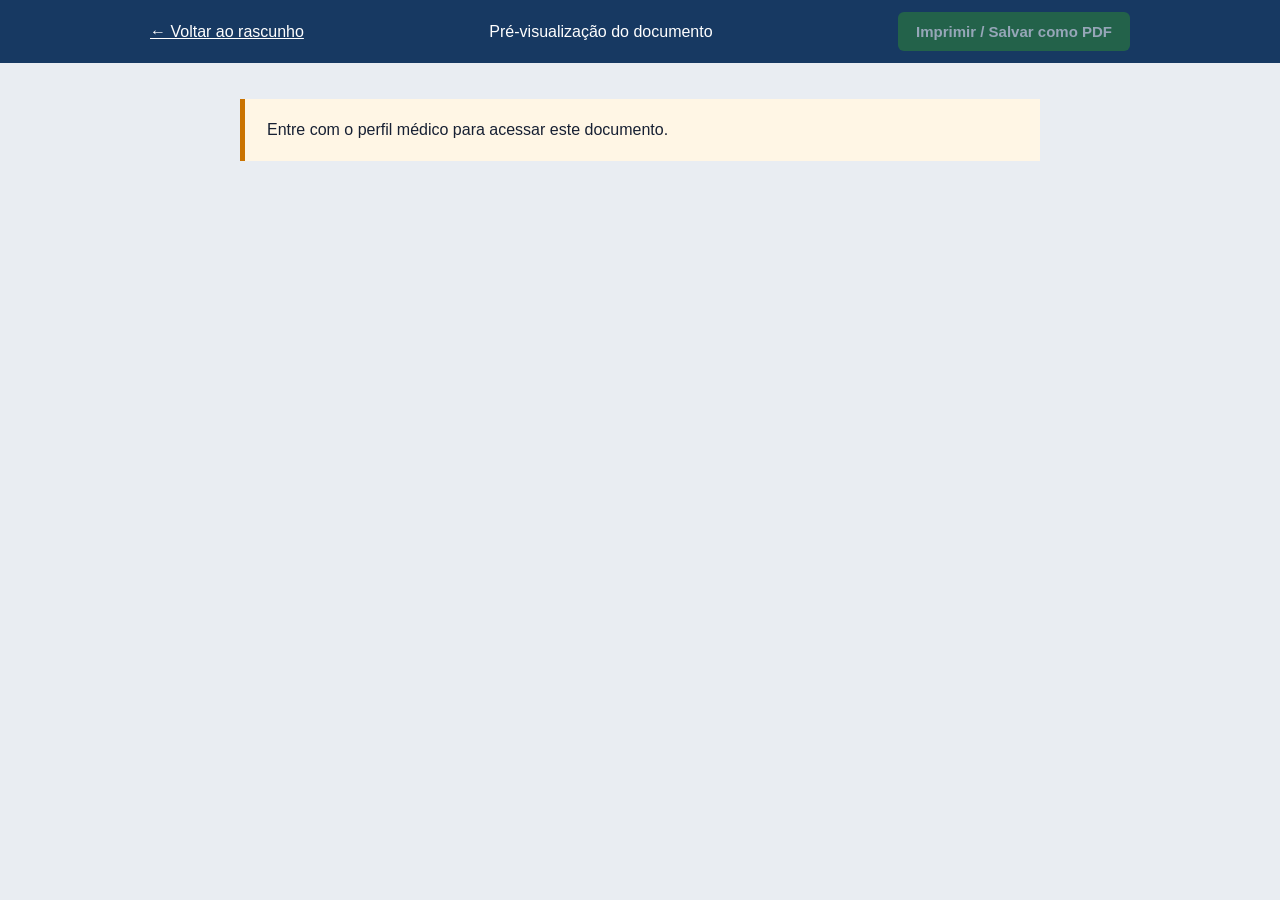
<file: pages/prescricao-pdf.html>
<!DOCTYPE html>

<html lang="pt-br">
<head>
<meta charset="utf-8"/>
<meta content="width=device-width, initial-scale=1" name="viewport"/>
<meta content="noindex,nofollow" name="robots"/>
<title>Rascunho de prescrição | AltoAcesso</title>
<link href="../styles/variables.css" rel="stylesheet"/>
<link href="../styles/prescricao-pdf.css" rel="stylesheet"/>
<script defer="" src="../scripts/storage.js"></script>
<script defer="" src="../scripts/prescricao-pdf.js"></script>
</head>
<body>
<header class="document-toolbar no-print">
<div class="toolbar-inner">
<a class="toolbar-back" href="prescricao.html">← Voltar ao rascunho</a>
<span>Pré-visualização do documento</span>
<button disabled="" id="print-prescription" type="button">Imprimir / Salvar como PDF</button>
</div>
</header>
<main>
<div class="document-error no-print" hidden="" id="document-error" role="alert"></div>
<article aria-label="Modelo do rascunho de prescrição" class="prescription-sheet" hidden="" id="prescription-document">
<div class="doc-top-rule"></div>
<header class="doc-heading">
<div class="doc-brand">
<span class="doc-brand-mark">+</span>
<div><strong>AltoAcesso</strong><small>Medicamentos de alto custo</small></div>
</div>
<div class="doc-heading-meta"><span>DOCUMENTO</span><strong>RASCUNHO DE PRESCRIÇÃO</strong></div>
</header>
<h1>Rascunho de Prescrição</h1>
<div class="doc-meta-row"><span><strong>Data de emissão do rascunho:</strong> <span id="pdf-saved-date"></span></span><span><strong>Referência:</strong> <span id="pdf-draft-reference"></span></span></div>
<section class="doc-section">
<h2>Identificação do paciente</h2>
<div class="doc-field-grid">
<div class="doc-field"><span>Nome completo</span><strong id="pdf-patient"></strong></div>
<div class="doc-field"><span>CPF</span><strong id="pdf-cpf"></strong></div>
</div>
</section>
<section class="doc-section">
<h2>Medicamento e posologia</h2>
<div class="doc-field"><span>Medicamento</span><strong id="pdf-medicine"></strong></div>
<div class="doc-field-grid lower-fields">
<div class="doc-field"><span>Frequência / Horário</span><strong id="pdf-frequency"></strong></div>
<div class="doc-field"><span>Duração do tratamento</span><strong id="pdf-duration"></strong></div>
</div>
</section>
<section class="doc-section doctor-section">
<h2>Identificação do médico</h2>
<div class="doc-field-grid">
<div class="doc-field"><span>Nome completo</span><strong id="pdf-doctor-name"></strong></div>
<div class="doc-field"><span>CRM / UF</span><strong id="pdf-doctor-crm"></strong></div>
</div>
<div class="doctor-signature-box">
<span>Imagem de assinatura anexada ao rascunho</span>
<img alt="Assinatura fornecida pelo médico" id="pdf-signature"/>
<span class="doctor-signature-caption" id="pdf-doctor-signature-name"></span>
</div>
</section>
<footer class="doc-footer">
<div class="footer-line"></div>
<span>Rascunho de prescrição. A imagem anexada não representa assinatura digital certificada.</span>
<span>AltoAcesso · Documento gerado a partir dos dados salvos no navegador</span>
</footer>
</article>
</main>
</body>
</html>
</file>
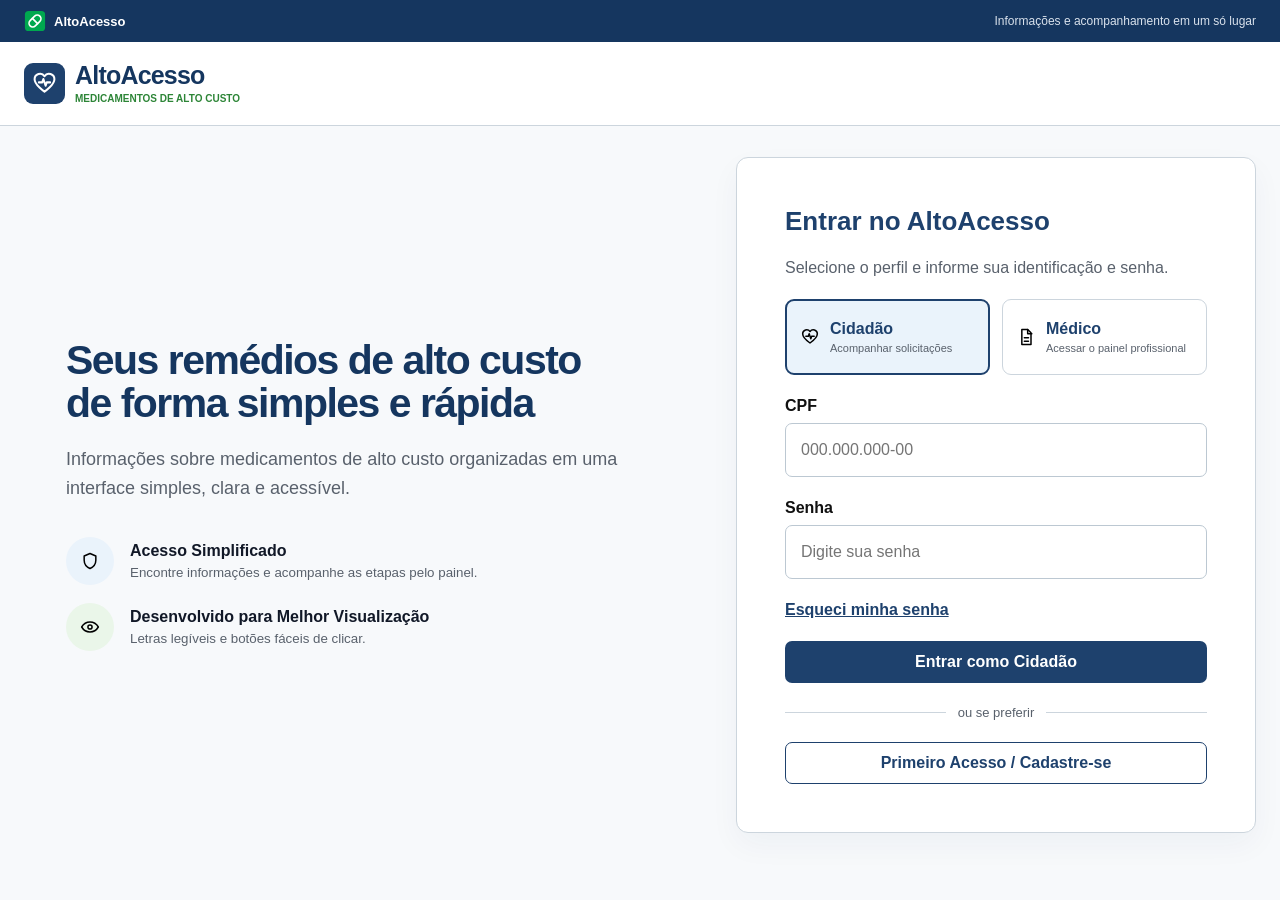
<file: pages/prescricao.html>
<!DOCTYPE html>

<html lang="pt-br"><head><meta charset="utf-8"/><meta content="width=device-width, initial-scale=1.0" name="viewport"/><meta content="AltoAcesso: informações e acompanhamento de medicamentos de alto custo." name="description"/><title>Rascunho de prescrição | AltoAcesso</title><link href="../styles/variables.css" rel="stylesheet"/><link href="../styles/main.css" rel="stylesheet"/><link href="../styles/adaptacoes.css" rel="stylesheet"/><script defer="" src="../scripts/storage.js"></script><script defer="" src="../scripts/main.js"></script><script defer="" src="../scripts/masks.js"></script><script defer="" src="../scripts/forms.js"></script></head><body data-page="prescricao.html"><a class="page-skip" href="#conteudo">Ir para o conteúdo</a><div class="app-shell">
<div class="gov-bar"><div class="container gov-bar-inner">
<span class="gov-brand"><img alt="" class="bar-pill" width="22" height="22" src="../assets/icons/pill.svg"/> AltoAcesso</span>
<small class="gov-public-message" data-bar-public>Informações e acompanhamento em um só lugar</small>
<a class="gov-notification" data-bar-private hidden href="solicitacoes.html" aria-label="Abrir solicitações">
<img alt="" class="gov-notification-icon" width="17" height="17" src="../assets/icons/bell.svg"/>
<span class="gov-notification-text" aria-live="polite">Nenhuma pendência</span>
<span class="gov-count-badge" hidden>0</span>
</a>
</div></div>
<header class="main-header"><div class="container header-inner"><a aria-label="Ir para o painel" class="logo" href="painel.html"><span class="logo-mark"><img alt="" class="icon" height="27" src="../assets/icons/heart.svg" width="27"/></span><span><strong>AltoAcesso</strong><small>MEDICAMENTOS DE ALTO CUSTO</small></span></a>
<div class="public-header-actions" data-public=""><a class="button button-secondary" href="../index.html">Página inicial</a></div>
<div class="account-area" data-private="" hidden=""><a class="button button-secondary home-button" href="../pages/painel.html"><img alt="" class="icon" height="20" src="../assets/icons/home.svg" width="20"/> Página inicial</a><button aria-controls="account-menu" aria-expanded="false" class="account-button" data-action="menu" type="button"><span><strong id="account-name">Antônio Carlos Souza</strong><small id="account-role">Beneficiário</small></span><span class="avatar" id="account-initials">AC</span></button>
<div class="account-menu" hidden="" id="account-menu"><a href="../pages/painel.html">Painel</a><a data-show="doctor" href="../pages/prescricao.html">Portal de prescrição</a><a data-show="professional" href="../pages/solicitacoes.html">Gerenciar solicitações</a><button data-action="logout" type="button">Sair</button></div></div></div></header>
<main class="prescription-page container" id="conteudo"><div class="page-heading"><div><h1>Rascunho de Prescrição</h1><p>Preencha as informações do paciente e do medicamento para conferir um rascunho.</p></div></div><form class="card prescription-card" id="prescription-form"><section><h2>1. Identificação do Paciente</h2><label class="field"><span>CPF do Paciente</span><div class="field-action"><input autocomplete="off" data-mask="cpf" id="prescription-cpf" inputmode="numeric" maxlength="14" pattern="[0-9]{3}\.[0-9]{3}\.[0-9]{3}-[0-9]{2}" required="" title="Informe 11 dígitos de CPF (000.000.000-00)." value="987.654.321-11"/><button class="button button-primary" data-action="find-prescription-patient" type="button">Buscar Registro</button></div></label><div class="success-note" id="prescription-patient">Informe um CPF e busque na lista disponível.</div></section>
<section><h2>2. Medicamento &amp; Posologia</h2><label class="field"><span>Selecione o Medicamento de Alto Custo</span><select id="prescription-med"><option>Espironolactona 100mg (Comprimido)</option><option>Insulina Glargina 100 UI/ml (Caneta)</option><option>Rituximabe 500mg (Injetável)</option></select></label><div class="form-grid"><label class="field"><span>Frequência / Horário</span><input id="prescription-frequency" name="prescription-frequency" placeholder="Ex: 1 comprimido pela manhã" required="" type="text"/></label><label class="field"><span>Duração (Meses)</span><select id="prescription-duration"><option>6 meses (Laudo Excepcional)</option><option>3 meses</option><option>12 meses</option></select></label></div></section>
<section class="signature-section">
<h2>3. Identificação e Assinatura do Médico</h2>
<div class="form-grid doctor-identification">
<label class="field"><span>Nome completo do médico</span><input autocomplete="name" id="prescription-doctor-name" maxlength="120" placeholder="Nome completo" required="" type="text"/></label>
<label class="field"><span>CRM / UF</span><input data-mask="crm" id="prescription-doctor-crm" inputmode="text" maxlength="20" placeholder="CRM-SP 12345" required="" type="text"/></label>
</div>
<label class="field"><span>Arquivo de imagem da assinatura</span><input accept=".png,.jpg,.jpeg,image/png,image/jpeg" aria-describedby="signature-help signature-error" id="doctor-signature-file" required="" type="file"/></label>
<p class="signature-help" id="signature-help">Selecione uma imagem PNG ou JPG com até 300 KB.</p>
<div class="signature-preview" hidden="" id="signature-preview">
<img alt="Pré-visualização da assinatura anexada" id="signature-image"/>
<div class="signature-preview-details"><strong id="signature-name"></strong><button class="button button-ghost" id="signature-remove" type="button">Remover imagem</button></div>
</div>
<p class="field-error" hidden="" id="signature-error" role="alert"></p>
<label class="check-line"><input id="prescription-confirm" type="checkbox"/> Confirmo que revisei as informações do rascunho.</label>
<button class="button button-primary submit-prescription" disabled="" id="prescription-submit" type="submit">Salvar rascunho</button>
<div aria-live="polite" class="success-note" hidden="" id="prescription-result" role="status"></div>
</section>
<section class="prescription-saved" hidden="" id="prescription-saved">
<h2>4. Rascunho salvo</h2>
<div class="prescription-saved-grid">
<div><small>Paciente</small><strong id="saved-prescription-patient"></strong></div>
<div><small>CPF</small><strong id="saved-prescription-cpf"></strong></div>
<div><small>Medicamento</small><strong id="saved-prescription-med"></strong></div>
<div><small>Frequência / Horário</small><strong id="saved-prescription-frequency"></strong></div>
<div><small>Duração</small><strong id="saved-prescription-duration"></strong></div>
<div><small>Data do rascunho</small><strong id="saved-prescription-date"></strong></div>
<div><small>Médico</small><strong id="saved-prescription-doctor"></strong></div>
<div><small>CRM / UF</small><strong id="saved-prescription-crm"></strong></div>
</div>
<div class="saved-signature"><strong>Imagem da assinatura anexada</strong><img alt="Assinatura anexada ao rascunho" id="saved-signature-image"/></div>
<div class="centre-actions prescription-pdf-actions">
<a class="button button-primary" href="prescricao-pdf.html" id="prescription-pdf-link">Gerar PDF do rascunho</a>
<button class="button button-secondary" id="prescription-delete" type="button">Excluir rascunho</button>
</div>
</section></form></main><div aria-live="polite" hidden="" id="global-msg" role="status"></div></div></body></html>
</file>
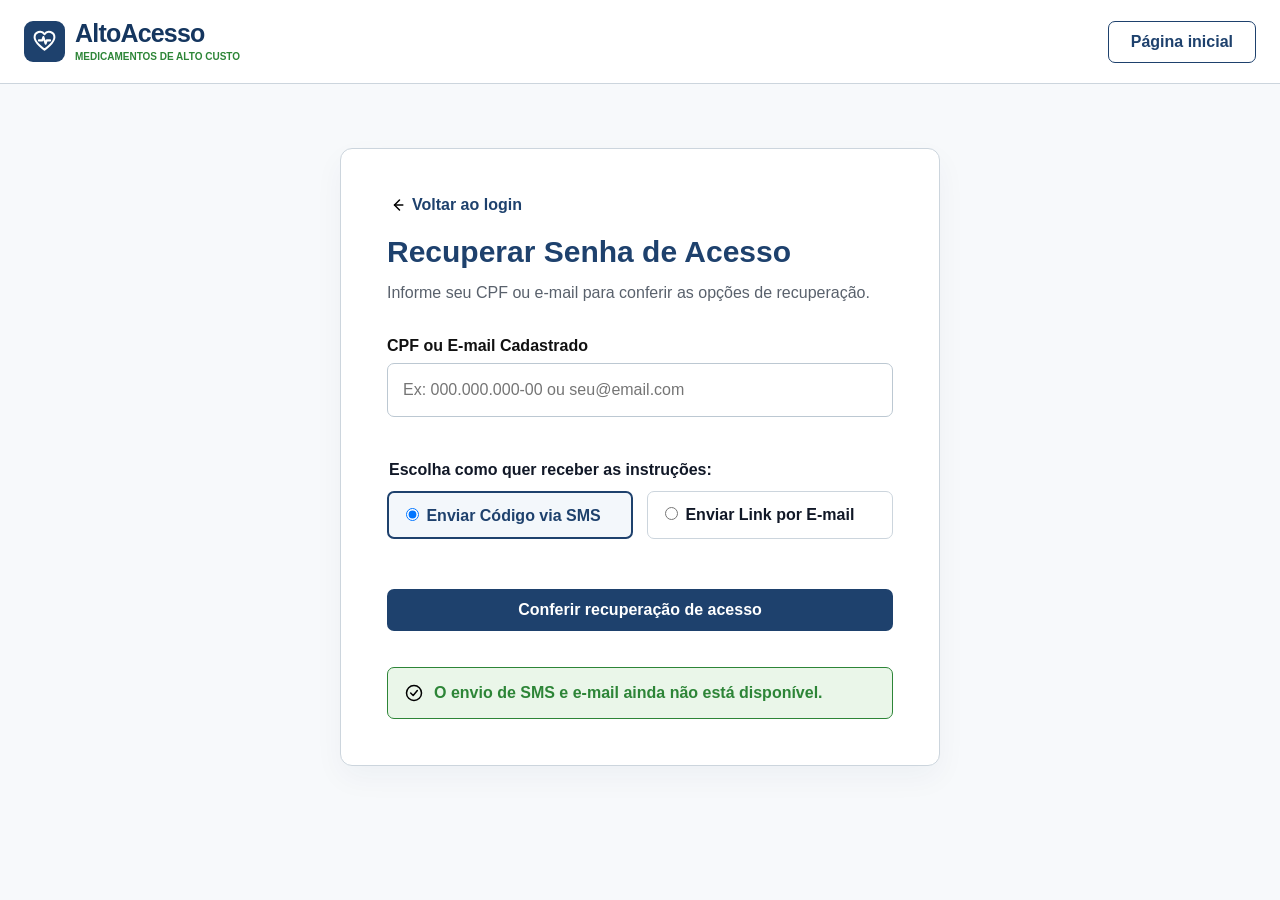
<file: pages/recuperar.html>
<!DOCTYPE html>

<html lang="pt-br"><head><meta charset="utf-8"/><meta content="width=device-width, initial-scale=1.0" name="viewport"/><meta content="AltoAcesso: informações e acompanhamento de medicamentos de alto custo." name="description"/><title>Recuperar senha | AltoAcesso</title><link href="../styles/variables.css" rel="stylesheet"/><link href="../styles/main.css" rel="stylesheet"/><link href="../styles/adaptacoes.css" rel="stylesheet"/><script defer="" src="../scripts/storage.js"></script><script defer="" src="../scripts/main.js"></script><script defer="" src="../scripts/masks.js"></script><script defer="" src="../scripts/forms.js"></script></head><body data-page="recuperar.html"><a class="page-skip" href="#conteudo">Ir para o conteúdo</a><div class="app-shell">
<header class="main-header"><div class="container header-inner"><a aria-label="Ir para a página inicial" class="logo" href="../index.html"><span class="logo-mark"><img alt="" class="icon" height="27" src="../assets/icons/heart.svg" width="27"/></span><span><strong>AltoAcesso</strong><small>MEDICAMENTOS DE ALTO CUSTO</small></span></a>
<div class="public-header-actions" data-public=""><a class="button button-secondary" href="../index.html">Página inicial</a></div>
<div class="account-area" data-private="" hidden=""><a class="button button-secondary home-button" href="../pages/painel.html"><img alt="" class="icon" height="20" src="../assets/icons/home.svg" width="20"/> Página inicial</a><button aria-controls="account-menu" aria-expanded="false" class="account-button" data-action="menu" type="button"><span><strong id="account-name">Antônio Carlos Souza</strong><small id="account-role">Beneficiário</small></span><span class="avatar" id="account-initials">AC</span></button>
<div class="account-menu" hidden="" id="account-menu"><a href="../pages/painel.html">Painel</a><a data-show="doctor" href="../pages/prescricao.html">Portal de prescrição</a><a data-show="professional" href="../pages/solicitacoes.html">Gerenciar solicitações</a><button data-action="logout" type="button">Sair</button></div></div></div></header>
<main class="center-page container" id="conteudo"><section class="card recovery-card"><a class="back-link" href="../index.html"><img alt="" class="icon" height="20" src="../assets/icons/arrow-left.svg" width="20"/> Voltar ao login</a><h1>Recuperar Senha de Acesso</h1><p>Informe seu CPF ou e-mail para conferir as opções de recuperação.</p><form id="recover-form"><label class="field"><span>CPF ou E-mail Cadastrado</span><input data-mask="cpf-or-email" id="recover-identifier" inputmode="text" maxlength="100" name="recover-identifier" placeholder="Ex: 000.000.000-00 ou seu@email.com" required="" type="text"/></label><fieldset class="method-picker"><legend>Escolha como quer receber as instruções:</legend><label class="selected"><input checked="" name="method" type="radio" value="sms"/> Enviar Código via SMS</label><label><input name="method" type="radio" value="email"/> Enviar Link por E-mail</label></fieldset><button class="button button-primary wide" type="submit">Conferir recuperação de acesso</button><div aria-live="polite" class="success-note" id="recovery-feedback" role="status"><img alt="" class="icon" height="20" src="../assets/icons/check.svg" width="20"/> O envio de SMS e e-mail ainda não está disponível.</div></form></section></main><div aria-live="polite" hidden="" id="global-msg" role="status"></div></div></body></html>
</file>
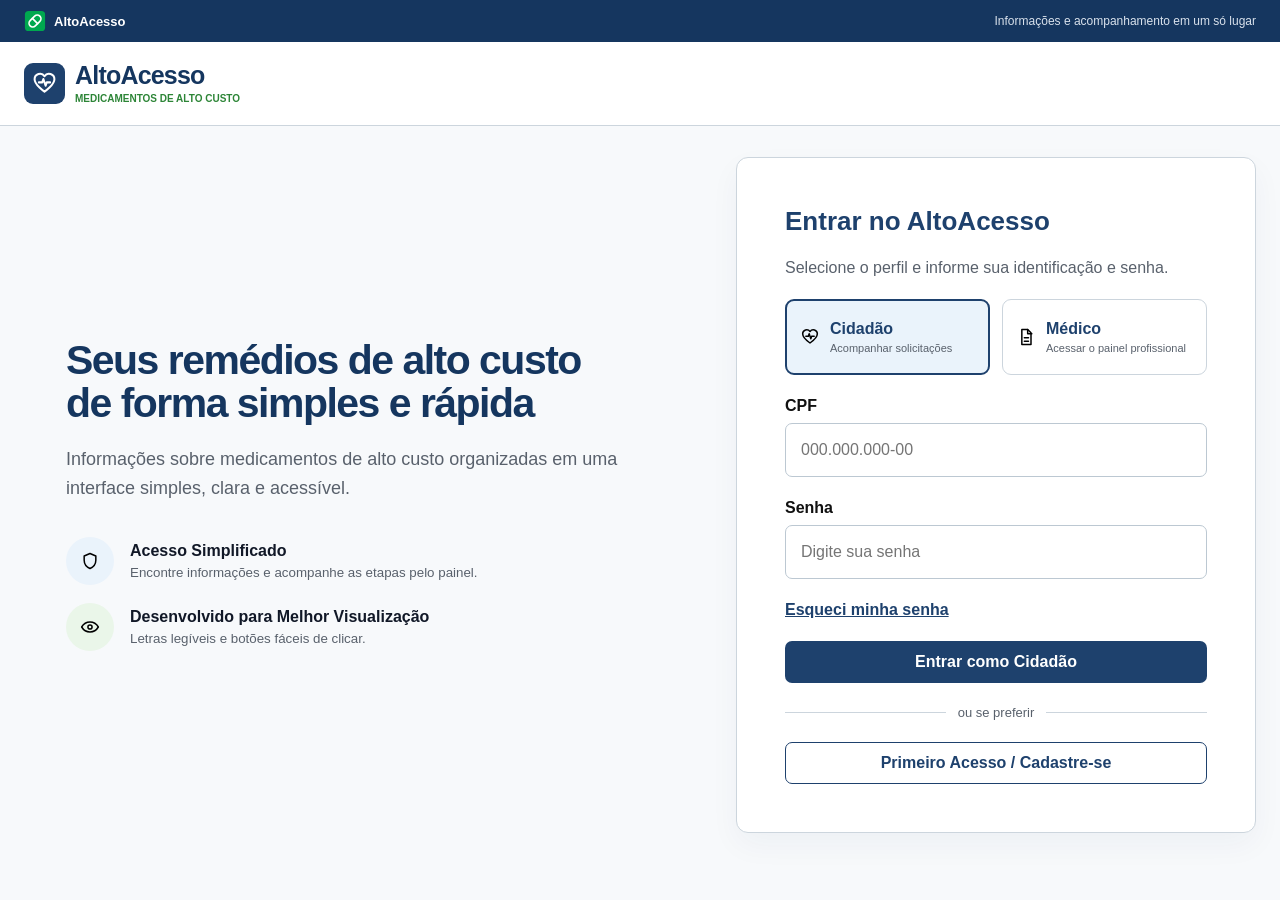
<file: pages/renovacao.html>
<!DOCTYPE html>

<html lang="pt-br"><head><meta charset="utf-8"/><meta content="width=device-width, initial-scale=1.0" name="viewport"/><meta content="AltoAcesso: informações e acompanhamento de medicamentos de alto custo." name="description"/><title>Renovação | AltoAcesso</title><link href="../styles/variables.css" rel="stylesheet"/><link href="../styles/main.css" rel="stylesheet"/><link href="../styles/adaptacoes.css" rel="stylesheet"/><script defer="" src="../scripts/storage.js"></script><script defer="" src="../scripts/main.js"></script><script defer="" src="../scripts/masks.js"></script><script defer="" src="../scripts/forms.js"></script></head><body data-page="renovacao.html"><a class="page-skip" href="#conteudo">Ir para o conteúdo</a><div class="app-shell">
<div class="gov-bar"><div class="container gov-bar-inner">
<span class="gov-brand"><img alt="" class="bar-pill" width="22" height="22" src="../assets/icons/pill.svg"/> AltoAcesso</span>
<small class="gov-public-message" data-bar-public>Informações e acompanhamento em um só lugar</small>
<a class="gov-notification" data-bar-private hidden href="solicitacoes.html" aria-label="Abrir solicitações">
<img alt="" class="gov-notification-icon" width="17" height="17" src="../assets/icons/bell.svg"/>
<span class="gov-notification-text" aria-live="polite">Nenhuma pendência</span>
<span class="gov-count-badge" hidden>0</span>
</a>
</div></div>
<header class="main-header"><div class="container header-inner"><a aria-label="Ir para o painel" class="logo" href="painel.html"><span class="logo-mark"><img alt="" class="icon" height="27" src="../assets/icons/heart.svg" width="27"/></span><span><strong>AltoAcesso</strong><small>MEDICAMENTOS DE ALTO CUSTO</small></span></a>
<div class="public-header-actions" data-public=""><a class="button button-secondary" href="../index.html">Página inicial</a></div>
<div class="account-area" data-private="" hidden=""><a class="button button-secondary home-button" href="../pages/painel.html"><img alt="" class="icon" height="20" src="../assets/icons/home.svg" width="20"/> Página inicial</a><button aria-controls="account-menu" aria-expanded="false" class="account-button" data-action="menu" type="button"><span><strong id="account-name">Antônio Carlos Souza</strong><small id="account-role">Beneficiário</small></span><span class="avatar" id="account-initials">AC</span></button>
<div class="account-menu" hidden="" id="account-menu"><a href="../pages/painel.html">Painel</a><a data-show="doctor" href="../pages/prescricao.html">Portal de prescrição</a><a data-show="professional" href="../pages/solicitacoes.html">Gerenciar solicitações</a><button data-action="logout" type="button">Sair</button></div></div></div></header>
<main class="prescription-page container" id="conteudo"><div class="page-heading renewal-heading"><div><h1>Renovação de Medicamento</h1><p data-show="doctor">Localize o paciente e informe um código ou anexe um documento.</p></div></div><form class="card prescription-card" id="renewal-form"><section><h2>1. <span data-show="doctor">Informe os dados do paciente</span><span data-show="patient" hidden="">Confira seus dados</span></h2><div class="patient-search" data-show="doctor"><label class="field"><span>Nome ou CPF do paciente</span><div class="field-action"><input data-mask="cpf-or-name" id="renewal-query" inputmode="text" maxlength="120" placeholder="Digite o nome completo ou CPF"/><button class="button button-primary" data-action="find-renewal" type="button">Buscar Paciente</button></div></label><p class="field-error" hidden="" id="renewal-not-found">Paciente não encontrado. Confira os dados e tente novamente.</p></div><div id="renewal-summary-holder"><div class="renewal-summary" id="renewal-summary"><div><span>Paciente</span><strong>Antônio Carlos Souza</strong></div><div><span>CPF</span><strong>987.654.321-11</strong></div><div><span>Data de nascimento</span><strong>14/08/1957</strong></div><div><span>Medicamento</span><strong>Espironolactona 100mg</strong></div><div><span>Médico responsável</span><strong>Dr. Marcus Vinícius</strong></div><div><span>Próxima retirada</span><strong>28/03/2026</strong></div></div></div></section>
<section><h2>2. Informe o código ou anexe um documento</h2><label class="field doctor-code"><span>Código de acesso</span><input id="doctor-code" placeholder="Informe o código recebido (opcional)"/></label><label class="field renewal-upload"><span>Documento (PDF, JPG ou PNG)</span><input accept=".pdf,.jpg,.jpeg,.png,application/pdf,image/jpeg,image/png" id="renewal-document" type="file"/><small>Arquivo com até 750 KB. Salvo no próprio navegador.</small></label><p class="field-error" hidden="" id="renewal-source-error" role="alert">Informe um código ou selecione um documento.</p></section><section><h2>3. Confirme a renovação</h2><label class="check-line"><input id="renewal-confirm" required="" type="checkbox"/> Confirmo que conferi as informações do formulário.</label><button class="button button-primary" id="renewal-submit" type="submit">Salvar solicitação</button><div class="success-note" hidden="" id="renewal-result" role="status"></div></section></form></main><div aria-live="polite" hidden="" id="global-msg" role="status"></div></div></body></html>
</file>
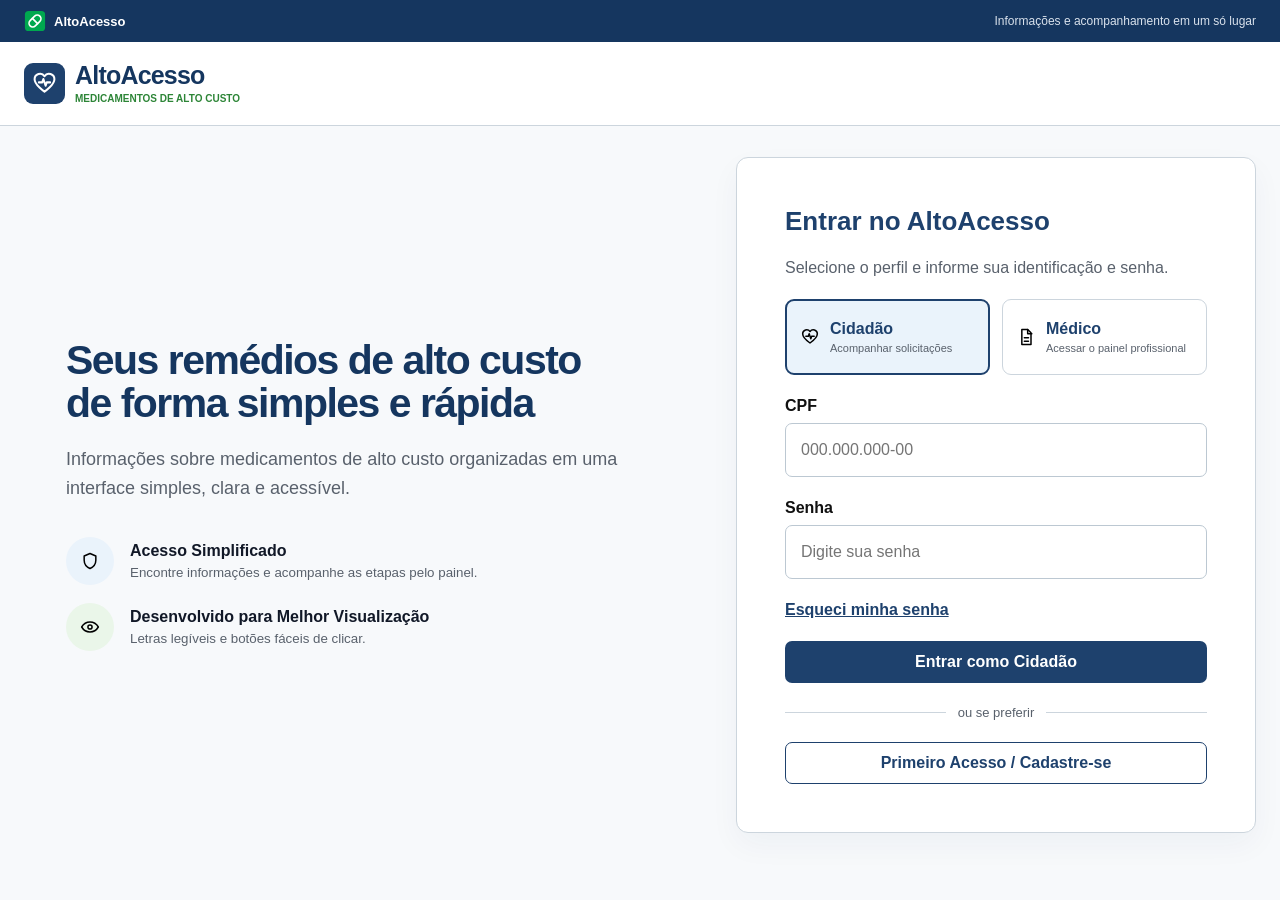
<file: pages/solicitacoes.html>
<!DOCTYPE html>

<html lang="pt-br"><head><meta charset="utf-8"/><meta content="width=device-width, initial-scale=1.0" name="viewport"/><meta content="AltoAcesso: informações e acompanhamento de medicamentos de alto custo." name="description"/><title>Solicitações | AltoAcesso</title><link href="../styles/variables.css" rel="stylesheet"/><link href="../styles/main.css" rel="stylesheet"/><link href="../styles/adaptacoes.css" rel="stylesheet"/><script defer="" src="../scripts/storage.js"></script><script defer="" src="../scripts/main.js"></script><script defer="" src="../scripts/masks.js"></script><script defer="" src="../scripts/forms.js"></script></head><body data-page="solicitacoes.html"><a class="page-skip" href="#conteudo">Ir para o conteúdo</a><div class="app-shell">
<div class="gov-bar"><div class="container gov-bar-inner">
<span class="gov-brand"><img alt="" class="bar-pill" width="22" height="22" src="../assets/icons/pill.svg"/> AltoAcesso</span>
<small class="gov-public-message" data-bar-public>Informações e acompanhamento em um só lugar</small>
<a class="gov-notification" data-bar-private hidden href="solicitacoes.html" aria-label="Abrir solicitações">
<img alt="" class="gov-notification-icon" width="17" height="17" src="../assets/icons/bell.svg"/>
<span class="gov-notification-text" aria-live="polite">Nenhuma pendência</span>
<span class="gov-count-badge" hidden>0</span>
</a>
</div></div>
<header class="main-header"><div class="container header-inner"><a aria-label="Ir para o painel" class="logo" href="painel.html"><span class="logo-mark"><img alt="" class="icon" height="27" src="../assets/icons/heart.svg" width="27"/></span><span><strong>AltoAcesso</strong><small>MEDICAMENTOS DE ALTO CUSTO</small></span></a>
<div class="public-header-actions" data-public=""><a class="button button-secondary" href="../index.html">Página inicial</a></div>
<div class="account-area" data-private="" hidden=""><a class="button button-secondary home-button" href="../pages/painel.html"><img alt="" class="icon" height="20" src="../assets/icons/home.svg" width="20"/> Página inicial</a><button aria-controls="account-menu" aria-expanded="false" class="account-button" data-action="menu" type="button"><span><strong id="account-name">Antônio Carlos Souza</strong><small id="account-role">Beneficiário</small></span><span class="avatar" id="account-initials">AC</span></button>
<div class="account-menu" hidden="" id="account-menu"><a href="../pages/painel.html">Painel</a><a data-show="doctor" href="../pages/prescricao.html">Portal de prescrição</a><a data-show="professional" href="../pages/solicitacoes.html">Gerenciar solicitações</a><button data-action="logout" type="button">Sair</button></div></div></div></header>
<main class="dashboard-page container" id="conteudo"><div class="page-heading"><div><h1 data-show="professional">Gerenciamento de Solicitações</h1><h1 data-show="patient" hidden="">Minhas Solicitações</h1><p data-show="professional">Monitore e analise processos de medicamentos excepcionais (Alto Custo).</p><p data-show="patient" hidden="">Acompanhe o andamento das suas solicitações e renovações.</p></div><button class="button button-secondary" data-action="csv" data-show="professional">Exportar CSV</button></div>
<section class="card filters"><label data-show="professional"><span>Buscar por CPF ou nome</span><div class="input-icon"><img alt="" class="icon" height="20" src="../assets/icons/search.svg" width="20"/><input aria-label="Buscar por CPF ou nome" data-mask="cpf-or-name" id="request-query" inputmode="text" maxlength="120" placeholder="000.000.000-00"/></div></label><label><span>Filtrar por Status</span><select id="request-status"><option>Todos os Status</option><option>Em Análise</option><option>Disponível para Retirada</option><option>Pendente de Documento</option><option>Aprovado</option><option>Salva no navegador</option><option>Recusado</option></select></label><fieldset aria-describedby="request-date-error" class="date-filter">
<legend>Período de Solicitação</legend>
<div class="date-filter-fields">
<label for="request-date-start"><span>De</span><input aria-label="Data inicial da solicitação" id="request-date-start" type="date"/></label>
<label for="request-date-end"><span>Até</span><input aria-label="Data final da solicitação" id="request-date-end" type="date"/></label>
</div>
<div class="date-filter-help"><small hidden="" id="request-date-error" role="alert">A data inicial deve ser anterior ou igual à data final.</small><button class="clear-dates" data-action="clear-request-dates" type="button">Limpar datas</button></div>
</fieldset><button class="button button-primary" data-action="request-filter" type="button">Filtrar</button></section>
<p class="table-scroll-hint">Deslize a tabela para os lados para ver todas as colunas.</p><section aria-label="Tabela de dados com rolagem horizontal" class="table-card" role="region" tabindex="0"><table><caption class="visually-hidden">Solicitações e situação dos processos</caption><thead><tr><th scope="col"><span data-show="professional">Nome do Cidadão</span><span data-show="patient" hidden="">Solicitação</span></th><th data-show="professional" scope="col">CPF</th><th scope="col">Data da Solicitação</th><th scope="col">Status</th><th scope="col">Ações</th></tr></thead><tbody id="requests-tbody"><tr data-cpf="123.456.789-00" data-name="maria das dores silva" data-sample-id="EX-1" data-status="Em Análise"><td><strong data-show="professional">Maria das Dores Silva</strong><strong data-show="patient" hidden="">Espironolactona 100mg</strong></td><td data-show="professional">123.456.789-00</td><td>24/03/2026</td><td><span class="status status-warning">Em Análise</span></td><td><a class="button button-primary" href="documentos.html?sample=EX-1"><span data-show="professional">Ver detalhes</span><span data-show="patient" hidden="">Ver detalhes</span></a></td></tr><tr data-cpf="987.654.321-11" data-name="antônio carlos souza" data-sample-id="EX-2" data-status="Aprovado"><td><strong data-show="professional">Antônio Carlos Souza</strong><strong data-show="patient" hidden="">Espironolactona 100mg</strong></td><td data-show="professional">987.654.321-11</td><td>22/03/2026</td><td><span class="status status-success">Aprovado</span></td><td><a class="button button-primary" href="documentos.html?sample=EX-2"><span data-show="professional">Ver detalhes</span><span data-show="patient" hidden="">Ver detalhes</span></a></td></tr><tr data-cpf="456.789.123-22" data-name="francisca neves lima" data-sample-id="EX-3" data-status="Pendente de Documento"><td><strong data-show="professional">Francisca Neves Lima</strong><strong data-show="patient" hidden="">Espironolactona 100mg</strong></td><td data-show="professional">456.789.123-22</td><td>20/03/2026</td><td><span class="status status-danger">Pendente de Documento</span></td><td><a class="button button-primary" href="documentos.html?sample=EX-3"><span data-show="professional">Ver detalhes</span><span data-show="patient" hidden="">Ver detalhes</span></a></td></tr><tr data-cpf="321.654.987-33" data-name="josé ribamar ferreira" data-sample-id="EX-4" data-status="Aprovado"><td><strong data-show="professional">José Ribamar Ferreira</strong><strong data-show="patient" hidden="">Espironolactona 100mg</strong></td><td data-show="professional">321.654.987-33</td><td>19/03/2026</td><td><span class="status status-success">Aprovado</span></td><td><a class="button button-primary" href="documentos.html?sample=EX-4"><span data-show="professional">Ver detalhes</span><span data-show="patient" hidden="">Ver detalhes</span></a></td></tr><tr data-cpf="789.123.456-44" data-name="geraldo alencar melo" data-sample-id="EX-5" data-status="Em Análise"><td><strong data-show="professional">Geraldo Alencar Melo</strong><strong data-show="patient" hidden="">Espironolactona 100mg</strong></td><td data-show="professional">789.123.456-44</td><td>18/03/2026</td><td><span class="status status-warning">Em Análise</span></td><td><a class="button button-primary" href="documentos.html?sample=EX-5"><span data-show="professional">Ver detalhes</span><span data-show="patient" hidden="">Ver detalhes</span></a></td></tr><tr data-cpf="654.321.789-55" data-name="tereza costa mendes" data-sample-id="EX-6" data-status="Aprovado"><td><strong data-show="professional">Tereza Costa Mendes</strong><strong data-show="patient" hidden="">Espironolactona 100mg</strong></td><td data-show="professional">654.321.789-55</td><td>15/03/2026</td><td><span class="status status-success">Aprovado</span></td><td><a class="button button-primary" href="documentos.html?sample=EX-6"><span data-show="professional">Ver detalhes</span><span data-show="patient" hidden="">Ver detalhes</span></a></td></tr></tbody></table><div class="empty-state" hidden="" id="requests-empty">Nenhuma solicitação encontrada com os filtros informados.</div></section></main><div aria-live="polite" hidden="" id="global-msg" role="status"></div></div></body></html>
</file>
<file: styles/variables.css>
/* Tokens visuais do protótipo AltoAcesso. */
:root { --navy: #1e416d; --navy-dark: #15365f; --green: #2d8537; --green-soft: #eaf6e9; --blue-soft: #eaf3fb; --line: #ccd5dd; --muted: #59616c; --surface: #ffffff; --canvas: #f7f9fb; --warning: #eb7900; --warning-soft: #fff1d5; --danger: #b42a35; --danger-soft: #fdebed; --radius: 12px; }
</file>
<file: styles/main.css>
/* CSS convencional extraído do protótipo Figma Make. */

:root {
  font-family: Inter, "Segoe UI", Arial, sans-serif;
  color: #172033;
  background: #f7f9fb;
  font-synthesis: none;
}

* { box-sizing: border-box; }
body { margin: 0; background: var(--canvas); color: #111827; }
button, input, select, textarea { font: inherit; }
button { cursor: pointer; }
button:focus-visible, input:focus-visible, select:focus-visible, textarea:focus-visible { outline: 3px solid #75a8dc; outline-offset: 2px; }
.container { width: min(1280px, calc(100% - 48px)); margin-inline: auto; }
.icon { flex: 0 0 auto; }

.gov-bar { background: var(--navy-dark); color: #fff; font-size: 13px; }
.gov-bar .container { height: 36px; display: flex; align-items: center; justify-content: space-between; }
.gov-bar span { display: flex; align-items: center; gap: 12px; font-weight: 700; }
.gov-bar .bar-pill { width: 22px; height: 22px; flex: 0 0 auto; display: block; }
.gov-bar small { opacity: .85; }
.main-header { height: 84px; background: #fff; border-bottom: 1px solid var(--line); }
.header-inner { height: 100%; display: flex; align-items: center; justify-content: space-between; position: relative; }
.logo { padding: 0; border: 0; background: none; display: flex; align-items: center; gap: 10px; color: var(--navy-dark); text-align: left; }
.logo-mark { width: 41px; height: 41px; border-radius: 9px; background: var(--navy); color: #fff; display: grid; place-items: center; }
.logo strong { display: block; font-size: 25px; line-height: 1; letter-spacing: -.8px; }
.logo small { display: block; margin-top: 5px; color: var(--green); font-size: 10px; font-weight: 800; }
.help-text { color: #4b5563; font-weight: 600; }
.public-header-actions { display: flex; align-items: center; gap: 24px; }
.account-area { display: flex; align-items: center; gap: 24px; position: relative; }
.account-button { display: flex; align-items: center; gap: 14px; border: 0; background: none; text-align: right; }
.account-button strong, .account-button small { display: block; }
.account-button small { margin-top: 3px; color: var(--muted); }
.avatar { width: 44px; height: 44px; display: grid; place-items: center; border-radius: 50%; background: #dde6ef; color: var(--navy); font-weight: 800; }
.account-menu { position: absolute; top: 58px; right: 0; width: 220px; z-index: 20; padding: 7px; border: 1px solid var(--line); border-radius: 10px; background: #fff; box-shadow: 0 12px 28px #13294424; }
.account-menu button { display: block; width: 100%; padding: 11px 12px; text-align: left; border: 0; border-radius: 7px; background: #fff; color: var(--navy); font-weight: 650; }
.account-menu button:hover { background: var(--blue-soft); }

.button { min-height: 42px; padding: 10px 22px; display: inline-flex; align-items: center; justify-content: center; gap: 8px; border: 1px solid transparent; border-radius: 7px; font-weight: 750; transition: transform .15s, filter .15s; }
.button:hover { filter: brightness(.95); transform: translateY(-1px); }
.button:disabled { opacity: .45; cursor: not-allowed; transform: none; }
.button-primary { background: var(--navy); color: #fff; }
.button-secondary { background: #fff; color: var(--navy); border-color: var(--navy); }
.button-success { background: var(--green); color: #fff; }
.button-warning { background: #f17a00; color: #fff; }
.button-danger { background: var(--danger-soft); color: var(--danger); border-color: var(--danger); }
.button-ghost { background: #fff; color: #172033; border-color: var(--line); }
.wide { width: 100%; }
.card { background: var(--surface); border: 1px solid var(--line); border-radius: var(--radius); }
.field { display: grid; gap: 8px; }
.field > span, .filters label > span, .auditor-card label > span { font-weight: 700; color: #111; }
.field input, .field select, .filters input, .filters select, textarea { min-width: 0; height: 54px; padding: 0 15px; border: 1px solid #bcc8d2; border-radius: 7px; background: #fff; color: #20242a; }
.field input:focus, .field select:focus, .filters input:focus, .filters select:focus, textarea:focus { border-color: var(--navy); }
.text-link, .back-link { padding: 0; border: 0; background: none; color: var(--navy); font-weight: 750; text-decoration: underline; }
.back-link { display: inline-flex; align-items: center; gap: 5px; text-decoration: none; }
.divider { display: flex; align-items: center; gap: 12px; color: var(--muted); font-size: 13px; }
.divider::before, .divider::after { content: ""; height: 1px; flex: 1; background: var(--line); }

.login-page { min-height: 738px; display: grid; grid-template-columns: 1fr 520px; gap: 90px; align-items: center; }
.login-intro { padding-left: 42px; max-width: 620px; }
.login-intro h1 { margin: 0 0 20px; color: var(--navy-dark); font-size: clamp(35px, 3.2vw, 48px); line-height: 1.05; letter-spacing: -1.5px; }
.login-intro > p { margin: 0 0 34px; max-width: 570px; font-size: 18px; line-height: 1.6; color: var(--muted); }
.trust-item { margin-top: 18px; display: flex; align-items: center; gap: 16px; }
.trust-item > span { width: 48px; height: 48px; border-radius: 50%; display: grid; place-items: center; color: var(--navy); background: var(--blue-soft); }
.trust-item.green > span { color: var(--green); background: var(--green-soft); }
.trust-item strong, .trust-item small { display: block; }
.trust-item small { margin-top: 5px; color: var(--muted); }
.login-card { padding: 48px; display: grid; gap: 22px; box-shadow: 0 12px 30px #1b38580b; }
.login-card h2, .login-card p { margin: 0; }
.login-card h2 { color: var(--navy); font-size: 26px; }
.login-card p { color: var(--muted); }
.login-card .text-link { justify-self: start; }
.login-profile-picker { display: grid; grid-template-columns: 1fr 1fr; gap: 12px; }
.login-profile-picker button { min-height: 76px; padding: 13px; display: flex; align-items: center; gap: 10px; border: 1px solid var(--line); border-radius: 9px; background: #fff; color: var(--navy); text-align: left; }
.login-profile-picker button.selected { border: 2px solid var(--navy); background: var(--blue-soft); }
.login-profile-picker span, .login-profile-picker strong, .login-profile-picker small { display: block; }
.login-profile-picker small { margin-top: 4px; color: var(--muted); font-size: 11px; }
.doctor-login-fields { display: grid; grid-template-columns: 1fr 1fr; gap: 14px; }

.register-page { min-height: 746px; padding-block: 64px 48px; display: grid; grid-template-columns: 340px 1fr; gap: 48px; align-items: start; }
.stepper h2 { margin: 0 0 28px; color: var(--navy); font-size: 22px; }
.step { display: flex; gap: 14px; align-items: center; color: var(--muted); }
.step span { width: 36px; height: 36px; display: grid; place-items: center; border-radius: 50%; border: 2px solid var(--line); background: #fff; }
.step.active { color: var(--navy); }
.step.active span, .step.done span { border-color: var(--navy); background: var(--navy); color: #fff; }
.step-line { height: 32px; width: 2px; margin: 8px 0 8px 17px; background: var(--navy); }
.tip { margin-top: 26px; padding: 20px; border-radius: var(--radius); background: #e8eff8; color: var(--navy); }
.tip p { margin: 12px 0 0; line-height: 1.55; }
.register-card { padding: 46px; }
.register-card > h1, .register-card > p { margin: 0; }
.register-card > h1 { color: var(--navy); font-size: 31px; }
.register-card > p { margin-top: 8px; color: var(--muted); }
.form-grid { display: grid; grid-template-columns: 1fr 1fr; gap: 22px 24px; margin-top: 34px; }
.form-grid .full { grid-column: 1 / -1; }
.form-actions { margin-top: 46px; display: flex; align-items: center; justify-content: space-between; }

.center-page { min-height: 746px; display: grid; place-items: center; }
.account-type-card { width: min(860px, 100%); padding: 46px; box-shadow: 0 12px 30px #1b38580b; }
.account-type-card h1 { margin: 24px 0 10px; color: var(--navy); font-size: 31px; }
.account-type-card > p { margin: 0; color: var(--muted); }
.account-type-grid { margin-top: 32px; display: grid; grid-template-columns: 1fr 1fr; gap: 22px; }
.account-type-grid > button { padding: 28px; display: flex; align-items: flex-start; flex-direction: column; border: 1px solid var(--line); border-radius: var(--radius); background: #fff; color: var(--navy); text-align: left; transition: border-color .15s, transform .15s, box-shadow .15s; }
.account-type-grid > button:hover { border-color: var(--navy); transform: translateY(-2px); box-shadow: 0 12px 24px #1b385813; }
.account-type-grid strong { margin-top: 18px; font-size: 21px; }
.account-type-grid small { min-height: 54px; margin-top: 8px; color: var(--muted); font-size: 14px; line-height: 1.5; }
.account-type-grid button > span:last-child { margin-top: 18px; display: flex; align-items: center; gap: 7px; font-weight: 750; }
.profile-icon { width: 56px; height: 56px; display: grid; place-items: center; border-radius: 50%; background: var(--green-soft); color: var(--green); }
.profile-icon.doctor { background: var(--blue-soft); color: var(--navy); }
.recovery-card { width: 600px; padding: 46px; box-shadow: 0 12px 30px #1b38580b; }
.recovery-card h1 { margin: 16px 0 12px; color: var(--navy); font-size: 30px; }
.recovery-card > p { margin: 0 0 32px; color: var(--muted); line-height: 1.55; }
.method-picker { margin: 24px 0 30px; padding: 0; border: 0; display: grid; grid-template-columns: 1fr 1fr; gap: 14px; }
.method-picker legend { margin-bottom: 12px; font-weight: 700; }
.method-picker label { padding: 12px; border: 1px solid var(--line); border-radius: 7px; font-weight: 650; }
.method-picker label.selected { border: 2px solid var(--navy); color: var(--navy); background: #f3f7fb; }
.success-note { margin-top: 16px; min-height: 52px; padding: 13px 16px; display: flex; align-items: center; gap: 10px; border: 1px solid var(--green); border-radius: 7px; color: var(--green); background: var(--green-soft); font-weight: 650; }

.home-main { padding-block: 48px; min-height: 800px; }
.guide-banner { padding: 24px; display: grid; grid-template-columns: auto 1fr auto; align-items: center; gap: 22px; border-radius: 17px; color: #fff; background: var(--navy); }
.guide-icon { width: 52px; height: 52px; border-radius: 50%; display: grid; place-items: center; background: #ffffff18; }
.guide-banner h2, .guide-banner p { margin: 0; }
.guide-banner h2 { font-size: 22px; }
.guide-banner p { margin-top: 5px; opacity: .85; }
.guide-actions { display: flex; gap: 14px; }
.guide-actions .button-ghost { color: #fff; border-color: transparent; background: #ffffff16; }
.section-title { margin: 32px 0 26px; color: var(--navy); font-size: 26px; }
.action-grid { display: grid; grid-template-columns: repeat(3, 1fr); gap: 24px; }
.action-card { min-height: 247px; padding: 28px; border: 1px solid var(--line); border-radius: var(--radius); background: #fff; }
.clickable-card { cursor: pointer; transition: transform .15s, border-color .15s, box-shadow .15s; }
.clickable-card:hover { border-color: var(--navy); transform: translateY(-2px); box-shadow: 0 10px 24px #1b385810; }
.round-icon { width: 48px; height: 48px; float: left; margin-right: 16px; display: grid; place-items: center; border-radius: 50%; background: var(--blue-soft); color: var(--navy); }
.round-icon.green { background: var(--green-soft); color: var(--green); }
.round-icon.orange { background: #ffebc8; color: #df7400; }
.action-card h2 { margin: 13px 0 26px; color: var(--navy); font-size: 20px; }
.action-card p { clear: both; min-height: 70px; color: var(--muted); line-height: 1.55; }
.card-actions { display: flex; gap: 10px; flex-wrap: wrap; }
.list-heading { margin: 32px 0 18px; display: flex; align-items: center; justify-content: space-between; color: var(--navy); }
.list-heading h2 { margin: 0; font-size: 25px; }
.list-heading button { border: 0; border-bottom: 1px solid currentColor; background: none; color: var(--navy); font-weight: 700; }
.orders { display: grid; gap: 14px; }
.order { min-height: 91px; padding: 19px 24px; display: grid; grid-template-columns: auto 1fr auto auto; gap: 22px; align-items: center; border: 1px solid var(--line); border-radius: var(--radius); background: #fff; }
.dot { width: 11px; height: 11px; border-radius: 50%; }
.dot.blue { background: #1676cc; }.dot.yellow { background: #f5aa20; }.dot.orange { background: #ef7100; }
.order strong, .order small { display: block; }
.order strong { font-size: 18px; }
.order small { margin-top: 5px; color: var(--muted); }
.status { width: max-content; padding: 8px 14px; display: inline-block; border-radius: 99px; font-size: 13px; font-weight: 750; }
.status-info { background: #e8f5ff; color: #176ca7; }
.status-warning { background: #fff8c9; color: #6b4a00; }
.status-danger { background: #ffe7bc; color: #df6500; }
.status-success { background: var(--green-soft); color: var(--green); }
.toast { position: fixed; right: 30px; bottom: 30px; z-index: 30; padding: 16px 18px; display: flex; align-items: center; gap: 10px; border-radius: 9px; background: #142c4b; color: #fff; box-shadow: 0 10px 30px #0004; }
.toast button { border: 0; background: none; color: #fff; font-size: 22px; }
.modal-backdrop { position: fixed; inset: 0; z-index: 50; padding: 32px; display: grid; place-items: center; background: #0d203a9c; backdrop-filter: blur(3px); }
.pickup-modal { position: relative; width: 75vw; max-width: 1080px; max-height: calc(100vh - 64px); display: grid; grid-template-columns: 1.08fr .92fr; overflow: auto; border-radius: var(--radius); background: #fff; box-shadow: 0 24px 70px #05132666; }
.modal-close { position: absolute; top: 16px; right: 16px; z-index: 2; width: 38px; height: 38px; display: grid; place-items: center; border: 1px solid var(--line); border-radius: 50%; background: #fff; color: var(--navy); font-size: 25px; line-height: 1; box-shadow: 0 4px 14px #0002; }
.pickup-photo { min-height: 520px; background: var(--blue-soft); }
.pickup-photo img { width: 100%; height: 100%; display: block; object-fit: cover; }
.pickup-content { padding: 54px 46px 40px; display: flex; align-items: flex-start; flex-direction: column; }
.pickup-eyebrow { color: var(--green); font-size: 12px; font-weight: 800; letter-spacing: 1.2px; }
.pickup-content h2 { margin: 10px 0 16px; color: var(--navy); font-size: 32px; }
.pickup-address { margin: 0; color: #273241; font-size: 19px; line-height: 1.55; }
.pickup-details { width: 100%; margin: 28px 0; padding-block: 22px; display: grid; gap: 18px; border-block: 1px solid var(--line); color: var(--muted); }
.pickup-details span, .pickup-details strong { display: block; }
.pickup-details strong { margin-bottom: 5px; color: var(--navy); }
.maps-link { text-decoration: none; }
.pickup-content > small { margin-top: 16px; color: var(--muted); }

.dashboard-page, .prescription-page, .documents-page { padding-block: 42px 70px; }
.page-heading { margin-bottom: 24px; display: flex; align-items: center; justify-content: space-between; }
.page-heading h1, .page-heading p { margin: 0; }
.page-heading h1 { color: var(--navy); font-size: 31px; }
.page-heading p { margin-top: 5px; color: var(--muted); }
.filters { padding: 20px; display: grid; grid-template-columns: 1fr 1fr 1fr auto; gap: 16px; align-items: end; }
.filters.patient-filters { grid-template-columns: 1fr 1fr auto; }
.filters label { display: grid; gap: 8px; }
.input-icon { position: relative; }
.input-icon input { width: 100%; padding-left: 42px; }
.input-icon .icon { position: absolute; left: 14px; top: 17px; color: var(--muted); }
.input-icon.end input { padding-left: 15px; padding-right: 42px; }
.input-icon.end .icon { left: auto; right: 14px; }
.table-card { margin-top: 24px; overflow: hidden; border: 1px solid var(--line); border-radius: var(--radius); background: #fff; }
table { width: 100%; border-collapse: collapse; }
th { padding: 17px 22px; text-align: left; color: var(--navy); background: #e5edf6; }
td { height: 66px; padding: 12px 22px; border-top: 1px solid var(--line); color: var(--muted); }
td:last-child, th:last-child { text-align: right; }
td strong { color: #111; }
td .button { min-height: 36px; padding: 7px 18px; }
.empty-state { padding: 40px; text-align: center; color: var(--muted); }

.documents-page > .back-link span { color: var(--muted); font-weight: 400; }
.documents-grid { margin-top: 22px; display: grid; grid-template-columns: 1.5fr 1fr; gap: 32px; }
.document-heading { display: flex; align-items: center; justify-content: space-between; color: var(--navy); }
.document-heading h1, .decision-column > h1 { font-size: 21px; }
.document-heading div { display: flex; align-items: center; gap: 11px; }
.document-heading button { width: 32px; height: 32px; border: 1px solid var(--line); border-radius: 5px; background: #fff; font-weight: 800; }
.medical-document { min-height: 543px; margin-top: 18px; padding: 40px; border: 1px solid var(--line); border-radius: var(--radius); background: #fff; color: #525860; transition: transform .2s; }
.medical-document header { text-align: center; }
.medical-document h2 { margin: 7px 0; color: var(--navy); }
.medical-document hr { margin: 24px 0; border: 0; border-top: 1px solid var(--line); }
.medical-document h3 { margin: 25px 0 10px; color: #111; font-size: 14px; }
.medical-document p { margin: 7px 0; line-height: 1.5; }
.medical-document strong { color: #111; }
.decision-column > h1 { margin: 7px 0 24px; color: var(--navy); }
.decision-column { display: flex; flex-direction: column; }
.patient-card, .auditor-card { padding: 23px; }
.patient { display: flex; align-items: center; gap: 16px; }
.patient > span { width: 48px; height: 48px; display: grid; place-items: center; border-radius: 50%; background: var(--blue-soft); color: var(--navy); font-weight: 800; }
.patient strong, .patient small { display: block; }
.patient small { margin-top: 5px; color: var(--muted); }
.patient-card hr { margin: 17px 0; border: 0; border-top: 1px solid var(--line); }
dl { margin: 0; }
dl div { margin-top: 12px; display: flex; justify-content: space-between; gap: 20px; }
dt { color: var(--muted); } dd { margin: 0; font-weight: 700; text-align: right; }
.auditor-card { margin-top: 24px; }
.auditor-card h2 { margin: 0 0 22px; font-size: 18px; }
.auditor-card label { display: grid; gap: 8px; }
.auditor-card textarea { height: 100px; padding-block: 12px; resize: vertical; }
.auditor-card > .button { margin-top: 20px; }
.decision-buttons { margin-top: 12px; display: grid; grid-template-columns: 1fr 1fr; gap: 12px; }
.decision-buttons .button { padding-inline: 8px; }
.decision-result { margin-top: 14px; padding: 12px; display: flex; gap: 8px; color: var(--navy); background: var(--blue-soft); border-radius: 7px; font-weight: 650; }

.prescription-page { max-width: 1240px; }
.prescription-card { padding: 40px; }
.prescription-card section + section { margin-top: 30px; padding-top: 30px; border-top: 1px solid var(--line); }
.prescription-card section > h2 { margin: 0 0 22px; color: var(--navy); font-size: 20px; }
.field-action { display: grid; grid-template-columns: 1fr 180px; gap: 16px; }
.field-action input { width: 100%; }
.prescription-card .form-grid { margin-top: 20px; }
.prescription-card section > p { color: var(--muted); }
.credential-note { grid-column: 1 / -1; padding: 16px; display: flex; align-items: center; gap: 14px; border-radius: 8px; background: var(--blue-soft); color: var(--navy); }
.credential-note span, .credential-note strong { display: block; }
.credential-note strong { margin-bottom: 4px; }
.renewal-heading { margin-top: 28px; }
.renewal-summary { display: grid; grid-template-columns: repeat(3, 1fr); overflow: hidden; border: 1px solid var(--line); border-radius: var(--radius); }
.renewal-summary div { min-height: 88px; padding: 18px; border-right: 1px solid var(--line); border-bottom: 1px solid var(--line); background: #fbfcfd; }
.renewal-summary div:nth-child(3n) { border-right: 0; }
.renewal-summary div:nth-last-child(-n+3) { border-bottom: 0; }
.renewal-summary span, .renewal-summary strong { display: block; }
.renewal-summary span { margin-bottom: 7px; color: var(--muted); font-size: 13px; }
.renewal-summary strong { color: var(--navy); }
.doctor-code { max-width: 560px; }
.doctor-code small { color: var(--muted); }
.patient-search { margin-bottom: 22px; }
.patient-search .field-action { grid-template-columns: 1fr 190px; }
.field-error { margin: 9px 0 0; color: var(--danger); font-weight: 650; }
.check-line { margin: 18px 0; display: flex; align-items: center; gap: 10px; }
.check-line input { width: 18px; height: 18px; }

.alerts-page { max-width: 1100px; }
.alert-overview { margin-bottom: 24px; display: grid; grid-template-columns: repeat(3, 1fr); overflow: hidden; border: 1px solid var(--line); border-radius: var(--radius); background: #fff; }
.alert-overview div { padding: 20px 24px; display: flex; align-items: baseline; gap: 10px; border-right: 1px solid var(--line); }
.alert-overview div:last-child { border: 0; }
.alert-overview strong { color: var(--navy); font-size: 28px; }
.alert-overview span { color: var(--muted); }
.deadline-list { display: grid; gap: 18px; }
.deadline-card { padding: 26px; border: 1px solid var(--line); border-radius: var(--radius); background: #fff; }
.deadline-title { display: grid; grid-template-columns: auto 1fr auto; align-items: center; }
.deadline-title .round-icon { float: none; }
.deadline-title h2, .deadline-title p { margin: 0; }
.deadline-title h2 { color: var(--navy); font-size: 20px; }
.deadline-title p { margin-top: 5px; color: var(--muted); }
.deadline-details { margin: 22px 0; padding: 20px; display: grid; grid-template-columns: 1fr 1fr; gap: 30px; border-radius: 9px; background: var(--canvas); }
.deadline-details div + div { padding-left: 30px; border-left: 1px solid var(--line); }
.deadline-details span, .deadline-details strong, .deadline-details small { display: block; }
.deadline-details span { color: var(--muted); }
.deadline-details strong { margin: 7px 0; color: var(--navy); font-size: 20px; }
.deadline-details small { color: var(--green); font-weight: 700; }
.deadline-actions { display: flex; justify-content: flex-end; gap: 12px; }
.doctor-patient-search { padding: 20px; }
.doctor-patient-search label { display: grid; gap: 8px; }
.doctor-patient-search label > span { color: #111; font-weight: 700; }
.doctor-patient-search input { width: 100%; height: 54px; padding: 0 15px 0 44px; border: 1px solid #bcc8d2; border-radius: 7px; background: #fff; }
.patient-detail-header { margin-bottom: 28px; padding: 28px; display: flex; align-items: center; justify-content: space-between; gap: 24px; border-radius: var(--radius); background: var(--navy); color: #fff; }
.patient-detail-header span { font-size: 12px; font-weight: 800; letter-spacing: 1px; opacity: .72; }
.patient-detail-header h1 { margin: 7px 0; font-size: 29px; }
.patient-detail-header p { margin: 0; opacity: .8; }
.patient-detail-header .button { flex: 0 0 auto; }
.patient-medicine-list { display: grid; gap: 20px; }
.patient-medicine-card { padding: 26px; border: 1px solid var(--line); border-radius: var(--radius); background: #fff; }
.medicine-card-title { display: grid; grid-template-columns: auto 1fr auto; align-items: center; gap: 4px; }
.medicine-card-title .round-icon { float: none; }
.medicine-card-title h2, .medicine-card-title p { margin: 0; }
.medicine-card-title h2 { color: var(--navy); font-size: 21px; }
.medicine-card-title p { margin-top: 5px; color: var(--muted); }
.medicine-dates { margin: 24px 0; display: grid; grid-template-columns: repeat(3, 1fr); overflow: hidden; border: 1px solid var(--line); border-radius: 9px; }
.medicine-dates div { padding: 18px; border-right: 1px solid var(--line); background: var(--canvas); }
.medicine-dates div:last-child { border: 0; }
.medicine-dates span, .medicine-dates strong { display: block; }
.medicine-dates span { margin-bottom: 7px; color: var(--muted); font-size: 13px; }
.medicine-dates strong { color: var(--navy); }
.medicine-dates .next-date { background: var(--green-soft); }
.medicine-dates .next-date strong { color: var(--green); font-size: 19px; }
.medicine-card-actions { display: flex; justify-content: flex-end; gap: 12px; }

footer { padding: 48px 0 30px; background: var(--navy); color: #fff; }
.footer-grid { display: grid; grid-template-columns: minmax(0, 1.6fr) minmax(0, 1fr); gap: 70px; }
.footer-grid h2 { font-size: 26px; }
.footer-grid p { max-width: 450px; line-height: 1.55; opacity: .78; }
.footer-bottom { margin-top: 30px; padding-top: 28px; display: flex; justify-content: space-between; border-top: 1px solid #ffffff2b; font-size: 13px; opacity: .75; }

@media (max-width: 900px) {
  .container { width: min(100% - 28px, 720px); }
  .gov-bar small, .support-button { display: none; }
  .main-header { height: 72px; }
  .account-button > span:first-child { display: none; }
  .login-page { min-height: auto; padding-block: 46px; grid-template-columns: 1fr; gap: 36px; }
  .login-intro { padding: 0; }
  .login-card { padding: 28px; }
  .register-page { grid-template-columns: 1fr; }
  .stepper { display: none; }
  .register-card { padding: 28px; }
  .guide-banner { grid-template-columns: auto 1fr; }
  .guide-actions { grid-column: 1 / -1; justify-content: flex-end; }
  .action-grid { grid-template-columns: 1fr; }
  .order { grid-template-columns: auto 1fr; }
  .order .status, .order .button { grid-column: 2; justify-self: start; }
  .filters { grid-template-columns: 1fr 1fr; }
  .filters.patient-filters { grid-template-columns: 1fr 1fr; }
  .home-button { padding-inline: 13px; }
  .documents-grid { grid-template-columns: 1fr; }
  .medical-document { overflow: auto; }
  .pickup-modal { width: min(90vw, 680px); grid-template-columns: 1fr; }
  .pickup-photo { min-height: 280px; max-height: 34vh; }
  .pickup-content { padding: 34px; }
  .footer-grid { grid-template-columns: 1fr; gap: 20px; }
  .table-card { overflow-x: auto; }
  table { min-width: 850px; }
}

@media (max-width: 600px) {
  .gov-bar .container { justify-content: flex-start; }
  .logo strong { font-size: 21px; }
  .account-area { gap: 7px; }
  .home-button { min-height: 38px; padding: 7px 9px; font-size: 13px; }
  .help-text { display: none; }
  .login-intro h1 { font-size: 34px; }
  .login-intro > p { font-size: 16px; }
  .login-card, .register-card, .recovery-card { padding: 22px; }
  .login-profile-picker, .doctor-login-fields { grid-template-columns: 1fr; }
  .recovery-card { width: 100%; }
  .form-grid, .method-picker, .filters, .account-type-grid { grid-template-columns: 1fr; }
  .form-grid .full { grid-column: auto; }
  .account-type-card { padding: 24px; }
  .account-type-grid small { min-height: auto; }
  .form-actions { gap: 20px; align-items: stretch; flex-direction: column-reverse; }
  .guide-banner { grid-template-columns: 1fr; text-align: center; }
  .guide-icon { margin: auto; }
  .guide-actions { grid-column: auto; justify-content: center; }
  .list-heading { align-items: flex-start; gap: 12px; flex-direction: column; }
  .page-heading { align-items: flex-start; gap: 20px; flex-direction: column; }
  .documents-page > .back-link span { display: none; }
  .medical-document { padding: 24px; font-size: 13px; }
  .decision-buttons { grid-template-columns: 1fr; }
  .prescription-card { padding: 22px; }
  .field-action { grid-template-columns: 1fr; }
  .renewal-summary { grid-template-columns: 1fr 1fr; }
  .renewal-summary div, .renewal-summary div:nth-child(3n), .renewal-summary div:nth-last-child(-n+3) { border-right: 1px solid var(--line); border-bottom: 1px solid var(--line); }
  .renewal-summary div:nth-child(even) { border-right: 0; }
  .renewal-summary div:nth-last-child(-n+2) { border-bottom: 0; }
  .alert-overview, .deadline-details { grid-template-columns: 1fr; }
  .alert-overview div { border-right: 0; border-bottom: 1px solid var(--line); }
  .deadline-details div + div { padding: 20px 0 0; border-left: 0; border-top: 1px solid var(--line); }
  .deadline-actions { align-items: stretch; flex-direction: column; }
  .patient-search .field-action { grid-template-columns: 1fr; }
  .patient-detail-header { align-items: flex-start; flex-direction: column; }
  .medicine-card-title { grid-template-columns: auto 1fr; }
  .medicine-card-title .status { grid-column: 2; margin-top: 10px; }
  .medicine-dates { grid-template-columns: 1fr; }
  .medicine-dates div { border-right: 0; border-bottom: 1px solid var(--line); }
  .medicine-card-actions { align-items: stretch; flex-direction: column; }
  .modal-backdrop { padding: 14px; }
  .pickup-modal { width: 100%; max-height: calc(100vh - 28px); }
  .pickup-photo { min-height: 210px; }
  .pickup-content { padding: 28px 22px; }
  .pickup-content h2 { font-size: 27px; }
  .footer-bottom { gap: 20px; flex-direction: column; }
}
</file>
<file: styles/adaptacoes.css>
/* Complementos de acessibilidade e apresentação visual, sem frameworks. */
[hidden] { display: none !important; }
.notice-inline { padding: 10px 13px; margin: 12px 0; border-left: 4px solid var(--warning); background: var(--warning-soft); color: #613f12; font-size: 14px; line-height: 1.5; }
.inline-feedback { padding: 12px; margin-top: 12px; border-radius: 7px; background: var(--blue-soft); color: var(--navy); font-weight: 650; }
.inline-feedback.error { background: var(--danger-soft); color: var(--danger); }
.invalid { border-color: var(--danger) !important; outline-color: var(--danger); }
.centre-actions { display: flex; flex-wrap: wrap; gap: 12px; align-items: center; }
.step-panel[hidden], .role-only[hidden] { display: none!important; }
.recovery-card form { display: grid; gap: 20px; }
.demo-chip { display:inline-block; font-size:11px; font-weight:700; padding:4px 8px; border-radius:6px; background:var(--warning-soft); color:#68420b; vertical-align:middle; }
.signup-summary { margin-top:12px; }
.orders-empty { padding:18px; }
.icon { vertical-align: middle; }
.app-shell { min-height:100vh; }
.form-actions .button { max-width: 100%; }
.main-header .container { gap: 12px; }
.small-btn { font-size: 13px; }
#global-msg:not([hidden]) { position:fixed; bottom:18px; right:18px; z-index:200; padding:17px 20px; max-width: min(440px,calc(100vw - 24px)); box-shadow:0 8px 26px #0003; border-radius:8px; color:var(--navy); background:#fff; border-left:5px solid var(--green); }
.page-skip { position:absolute; top:-200px; left:10px; z-index:9999; background:white; padding:12px; }
.page-skip:focus { top:5px; }
@media (max-width:600px) { .table-card { overflow-x:auto; } .doctor-login-fields { display:grid; } .notice-inline { font-size:13px; } .main-header .logo small { font-size:9px; } }
/* Ajustes após retirar React: links estilizados como botões, ícones e foco. */
.logo { text-decoration: none; }
.icon { object-fit: contain; }
.logo-mark .icon, .guide-icon .icon { filter: brightness(0) invert(1); }
.account-menu a { display:block; padding:11px 12px; text-align:left; border:0; border-radius:7px; background:#fff; color:var(--navy); font-weight:650; text-decoration:none; }
.account-menu a:hover,.account-menu button:hover { background:var(--blue-soft); }
a.button { text-decoration:none; }
a.button:focus-visible, a.back-link:focus-visible, .account-menu a:focus-visible { outline:3px solid #75a8dc; outline-offset:2px; }
#login-feedback[hidden] { display:none; }
.notice-inline { border-radius:6px; }
.photo-placeholder { width:100%; min-height:350px; display:flex; flex-direction:column; align-items:center; justify-content:center; text-align:center; background:linear-gradient(145deg,#dce7ef,#9ebccc); color:var(--navy-dark); padding:24px; font-weight:700; }
.photo-placeholder small { font-weight:normal; font-size:12px; margin-top:8px; }
.visually-hidden { position:absolute; width:1px; height:1px; overflow:hidden; clip:rect(0,0,0,0); white-space:nowrap; }
#renewal-summary-holder[hidden] { display:none; }
#patients-list[hidden] { display:none; }
.doc-blank {background:#f7f9fb;}
button:disabled {cursor:not-allowed;opacity:.55}

/* Estilos de confirmação de formulário e controles indisponíveis. */
.registration-success { padding: 36px; width: min(700px, 100%); margin: 36px auto; }
.registration-success h2 { color: var(--navy); margin-top: 0; }
.registration-success p { line-height: 1.6; }
.auditor-card button:disabled, .auditor-card textarea:disabled { opacity: .5; cursor: not-allowed; }
@media(max-width:600px) { .registration-success { padding: 20px; } }

/* Arquivos e solicitações mantidos no armazenamento do navegador. */
.renewal-upload { margin-top: 20px; }
.renewal-upload input[type="file"], .saved-upload-form input[type="file"] {
  display: block; height: auto; min-height: 48px; width: 100%; padding: 10px;
}
.renewal-upload small { color: var(--muted); }
.saved-request-documents { padding: 24px; margin-top: 18px; }
.saved-request-documents h2 { color: var(--navy); margin: 0 0 18px; }
.saved-request-details { display: grid; grid-template-columns: repeat(auto-fit,minmax(180px,1fr)); gap: 15px; margin: 0 0 28px; }
.saved-request-details dt { font-size: 13px; color: var(--muted); }
.saved-request-details dd { margin: 5px 0 0; font-weight: 700; overflow-wrap: anywhere; }
.saved-upload-form { display: grid; gap: 12px; margin-top: 22px; }
.saved-upload-form .button { justify-self: start; }
.stored-document-row { display: flex; flex-wrap: wrap; align-items: center; gap: 10px; padding: 13px 0; border-bottom: 1px solid var(--line); }
.stored-document-row strong { flex: 1 1 160px; overflow-wrap: anywhere; }
.stored-document-row small { color: var(--muted); }
.stored-document-preview { width: 100%; max-height: 360px; object-fit: contain; border-radius: 8px; background: #f7f9fb; }
.local-orders:empty { display: none; }
#requests-tbody td:last-child { white-space: normal; }
#requests-tbody td:last-child .small-btn { margin-left: 6px; }
@media (max-width: 600px) {
  .saved-request-documents { padding: 15px; }
  .stored-document-row .button { flex: 1 1 auto; }
}

.has-local-request .documents-grid { display: grid; }
.has-local-request .medical-document { display: none; }
.review-status { color:var(--navy); font-weight:700; margin: 0 0 18px; }
.review-reason { padding:12px; border-radius:7px; background:var(--warning-soft); color:#573d15; line-height:1.5; overflow-wrap:anywhere; }
.review-date { display:block; color:var(--muted); margin-top:10px; }
@media(max-width: 820px) { .has-local-request .documents-grid {grid-template-columns:1fr;} }


.detail-status-summary {margin:18px 0 0; padding:12px; background:var(--blue-soft); color:var(--navy-dark);border-radius:7px;font-weight:650;line-height:1.5;overflow-wrap:anywhere;}

/* Motivos e observações em solicitações, sem modificar o layout geral. */
.review-note {display:block;margin-top:7px;font-size:12px;line-height:1.45;color:var(--muted);overflow-wrap:anywhere;white-space:normal;}
.status + .review-note {max-width:260px;}


/* Upload e visualização de assinatura anexada ao rascunho. */
.signature-section .field input[type="file"] { height:auto; min-height:54px; padding:13px 15px; max-width:100%; }
.signature-help { margin:8px 0 12px; font-size:14px; color:var(--muted); }
.signature-preview { margin:16px 0; padding:18px; border:1px solid var(--line); border-radius:var(--radius); background:var(--blue-soft); }
.signature-preview img { display:block; max-width:100%; width:auto; height:auto; max-height:145px; object-fit:contain; margin:0 0 12px; background:white; border-radius:6px; }
.signature-preview-details { display:flex; flex-wrap:wrap; align-items:center; gap:12px; justify-content:space-between; }
.signature-preview-details strong { overflow-wrap:anywhere; }
.prescription-saved-grid { display:grid; grid-template-columns:repeat(2,minmax(0,1fr)); gap:16px; margin-bottom:22px; }
.prescription-saved-grid div { border:1px solid var(--line); border-radius:7px; background:var(--canvas); padding:12px 16px; }
.prescription-saved-grid small, .prescription-saved-grid strong { display:block; overflow-wrap:anywhere; }
.prescription-saved-grid small { color:var(--muted); margin-bottom:4px; }
.prescription-saved-grid strong { color:var(--navy); }
.saved-signature { margin-bottom:20px; display:flex; flex-direction:column; align-items:flex-start; gap:12px; }
.saved-signature img { display:block; max-width:100%; width:auto; max-height:150px; padding:12px; background:white; border:1px solid var(--line); border-radius:7px; object-fit:contain; }
@media (max-width:560px) { .prescription-saved-grid { grid-template-columns:1fr; } }

/* Filtros de solicitações: títulos alinhados no topo e todos os controles
   na mesma linha. O período conserva os calendários nativos do HTML. */
.filters {
  grid-template-columns: minmax(0, 1fr) minmax(0, .8fr) minmax(0, 1.65fr) auto;
  align-items: start;
}
.filters > label {
  display: grid;
  grid-template-rows: 20px 54px;
  gap: 24px;
  min-width: 0;
}
.filters > label > span {
  line-height: 20px;
}
.filters > label > select,
.filters > label > .input-icon {
  width: 100%;
  height: 54px;
}
.filters .date-filter {
  display: block;
  border: 0;
  margin: 0;
  padding: 0;
  min-width: 0;
}
.filters .date-filter legend {
  padding: 0;
  margin: 0 0 6px;
  color: #111;
  font-weight: 700;
  line-height: 20px;
}
.date-filter-fields {
  display: grid;
  grid-template-columns: repeat(2, minmax(0, 1fr));
  gap: 10px;
}
.date-filter-fields label {
  min-width: 0;
  display: grid;
  grid-template-rows: 14px 54px;
  gap: 4px;
}
.date-filter-fields label span {
  font-size: 13px;
  line-height: 14px;
  color: var(--muted);
  font-weight: 600;
}
.filters .date-filter input[type="date"] {
  width: 100%;
  min-width: 0;
  height: 54px;
  padding: 0 8px;
  border: 1px solid #bcc8d2;
  border-radius: 7px;
  background: #fff;
  color: #20242a;
  font: inherit;
  font-size: 14px;
}
.filters .date-filter input[type="date"]:focus-visible {
  outline: 2px solid var(--navy);
  outline-offset: 2px;
}
.date-filter-help {
  display: flex;
  align-items: center;
  justify-content: space-between;
  gap: 8px;
  min-height: 18px;
  margin-top: 4px;
}
.date-filter-help small { color: #b42a35; }
.date-filter-help .clear-dates {
  margin-left: auto;
  border: 0;
  padding: 0;
  background: transparent;
  color: var(--navy);
  text-decoration: underline;
  cursor: pointer;
  font-size: 12px;
}
.date-filter-help .clear-dates:focus-visible {
  outline: 2px solid var(--navy);
  outline-offset: 3px;
}
.filters > [data-action="request-filter"] {
  margin-top: 44px;
  height: 54px;
  min-height: 54px;
}
@media (max-width: 1100px) {
  .filters { grid-template-columns: repeat(2, minmax(0, 1fr)); }
  .filters .date-filter { grid-column: 1 / -1; }
  .filters > [data-action="request-filter"] {
    grid-column: 1 / -1;
    margin-top: 0;
    height: 46px;
    min-height: 46px;
    justify-self: end;
  }
}
@media (max-width: 600px) {
  .filters { grid-template-columns: 1fr; }
  .filters > label { grid-template-rows: auto 54px; gap: 8px; }
  .filters .date-filter { grid-column: 1; }
  .filters > [data-action="request-filter"] {
    grid-column: 1;
    justify-self: stretch;
    margin-top: 0;
  }
}
@media (max-width: 380px) {
  .date-filter-fields { grid-template-columns: 1fr; }
}

/* Revisão responsiva — correções de layout mobile e tabelas. */
/* Permite que itens do grid e flex encolham sem alargar a página. */
.login-page > *, .register-page > *, .documents-grid > *,
.action-grid > *, .filters > *, .field-action > *,
.deadline-title > *, .medicine-card-title > * { min-width: 0; }
.field input, .field select, .filters input, .filters select { max-width: 100%; }
.order strong, .order small, .medicine-card-title h2,
.deadline-title h2, .patient strong { overflow-wrap: anywhere; }
/* Espaço entre a identificação do médico e o campo de assinatura. */
.signature-section > .doctor-identification + .field { margin-top: 22px; }
/* Rolagem horizontal somente na área de tabela, com indicação no celular. */
.table-card { max-width: 100%; }
.table-card:focus-visible { outline: 3px solid #75a8dc; outline-offset: 3px; }
.table-scroll-hint { display: none; color: var(--muted); font-size: 13px; margin: 14px 0 -12px; }
@media (max-width: 900px) {
  .table-scroll-hint { display: flex; align-items: center; gap: 8px; }
  .table-card { overflow-x: auto; overscroll-behavior-x: contain; }
}
@media (max-width: 600px) {
  .deadline-card, .patient-medicine-card { padding: 18px; }
  .deadline-title, .medicine-card-title {
    grid-template-columns: 40px minmax(0,1fr);
    align-items: start; column-gap: 12px; row-gap: 8px;
  }
  .deadline-title .round-icon, .medicine-card-title .round-icon {
    width: 40px; height: 40px; margin: 0;
  }
  .deadline-title > .status, .medicine-card-title > .status {
    grid-column: 2; justify-self: start; margin: 0;
    max-width: 100%; white-space: normal;
  }
  .deadline-title h2, .medicine-card-title h2 { font-size: 18px; line-height: 1.25; }
  .deadline-details { padding: 16px; gap: 16px; }
  .deadline-details strong { overflow-wrap: anywhere; }
  .renewal-summary strong { overflow-wrap: anywhere; }
  .document-heading { flex-wrap: wrap; gap: 10px; }
}
@media (max-width: 520px) {
  .renewal-summary { grid-template-columns: 1fr; }
  .renewal-summary div, .renewal-summary div:nth-child(3n),
  .renewal-summary div:nth-child(even), .renewal-summary div:nth-last-child(-n+3) {
    border-right: 0; border-bottom: 1px solid var(--line);
  }
  .renewal-summary div:last-child { border-bottom: 0; }
}
/* Cabeçalho compacto para telefones estreitos: preserva navegação sem overflow. */
@media (max-width: 440px) {
  .container { width: calc(100% - 24px); }
  .header-inner { gap: 8px; }
  .header-inner .logo { min-width: 0; flex: 1 1 auto; gap: 7px; }
  .header-inner .logo-mark { width: 34px; height: 34px; flex: 0 0 34px; }
  .header-inner .logo strong { font-size: 18px; letter-spacing: -.45px; }
  .header-inner .logo small { font-size: 8px; line-height: 1.15; }
  .header-inner .account-area { flex: 0 0 auto; gap: 7px; }
  .header-inner .home-button {
    width: 38px; height: 38px; padding: 7px;
    min-height: 38px; font-size: 0; white-space: nowrap;
  }
  .header-inner .home-button .icon { width: 20px; height: 20px; }
  .header-inner .account-button { padding: 0; }
  .header-inner .avatar { width: 36px; height: 36px; }
  .header-inner .account-menu { width: min(220px, calc(100vw - 24px)); }
}


/* Estados e UF do CRM: menus com rolagem vertical controlada.
   Mantém o select original para valores e validação do formulário. */
.uf-picker { position: relative; width: 100%; min-width: 0; }
.uf-picker .uf-source {
  position: absolute; width: 1px; height: 1px; padding: 0;
  opacity: 0; overflow: hidden; pointer-events: none;
  clip-path: inset(50%);
}
.uf-picker-trigger {
  width: 100%; height: 54px; min-width: 0;
  display: flex; align-items: center; justify-content: space-between;
  gap: 10px; padding: 0 15px;
  background: #fff; border: 1px solid #bcc8d2; border-radius: 7px;
  color: #20242a; cursor: pointer; text-align: left; font: inherit;
}
.uf-picker-trigger .uf-picker-value { overflow: hidden; text-overflow: ellipsis; white-space: nowrap; }
.uf-picker-trigger::after {
  content: ''; flex: 0 0 7px; width: 7px; height: 7px;
  border-right: 2px solid currentColor; border-bottom: 2px solid currentColor;
  transform: rotate(45deg) translateY(-2px); margin-right: 4px;
}
.uf-picker-trigger:hover { border-color: #8099b8; }
.uf-picker-trigger:focus-visible,
.uf-picker-trigger[aria-expanded="true"] { outline: 3px solid #75a8dc; outline-offset: 2px; border-color: var(--navy); }
.uf-picker-trigger.invalid { border-color: #b42a35; }
.uf-picker-list {
  position: fixed; z-index: 9999; box-sizing: border-box;
  padding: 5px; margin: 0; min-width: 0;
  border-radius: 8px; border: 1px solid #b7c5d7;
  background: #fff; box-shadow: 0 12px 30px #152c4a30;
  overflow-y: auto; overflow-x: hidden;
  overscroll-behavior-y: contain; -webkit-overflow-scrolling: touch;
  scrollbar-width: auto; scrollbar-color: #879bb5 #edf1f7;
}
.uf-picker-list[hidden] { display: none !important; }
.uf-picker-option {
  display: block; width: 100%; min-height: 38px;
  padding: 9px 12px; border: 0; border-radius: 5px;
  background: transparent; color: #172033;
  font: inherit; text-align: left; cursor: pointer; white-space: normal;
}
.uf-picker-option:hover, .uf-picker-option:focus-visible {
  background: #eaf3fb; outline: 2px solid transparent;
}
.uf-picker-option[aria-selected="true"] { background: #dcecfb; color: var(--navy-dark); font-weight: 700; }

/* O CRM médico ocupa a largura disponível no login; a senha é um campo comum aos dois perfis. */
.login-card .doctor-login-fields { grid-template-columns: minmax(0, 1fr); }

/* Login simplificado: identificação (CPF ou CRM) e senha. */
#login-form .doctor-login-fields { grid-template-columns: minmax(0,1fr); }
#login-form [data-login-patient-fields],
#login-form [data-doctor-fields] { min-width: 0; }


/* Barra superior com função conforme o perfil — HTML/CSS/JS sem dependências. */
.gov-bar .gov-bar-inner {
  min-height: 42px;
  height: auto;
  padding-block: 5px;
  display: flex;
  align-items: center;
  justify-content: space-between;
  gap: 12px;
}
.gov-bar .gov-brand {
  white-space: nowrap;
  flex: 0 0 auto;
  display: inline-flex;
  align-items: center;
  gap: 8px;
  font-weight: 700;
}
.gov-bar .gov-public-message { color: #eef4fb; opacity: .9; font-size: 12px; }
.gov-bar .gov-notification {
  min-width: 0;
  display: inline-flex;
  align-items: center;
  justify-content: flex-end;
  gap: 8px;
  color: #fff;
  padding: 5px 8px;
  border-radius: 6px;
  text-decoration: none;
  font-size: 12px;
  font-weight: 600;
}
.gov-bar .gov-notification:hover { background: rgba(255,255,255,.14); }
.gov-bar .gov-notification:focus-visible { outline: 2px solid #fff; outline-offset: 2px; }
.gov-bar .gov-notification-icon { flex: 0 0 17px; filter: brightness(0) invert(1); }
.gov-bar .gov-notification.has-pending .gov-notification-icon { filter: brightness(0) saturate(100%) invert(82%) sepia(55%) saturate(597%) hue-rotate(356deg) brightness(101%) contrast(100%); }
.gov-bar .gov-notification-text { display: inline; white-space: normal; text-align: right; }
.gov-bar .gov-count-badge {
  display: inline-flex;
  align-items: center;
  justify-content: center;
  min-width: 18px;
  height: 18px;
  padding: 0 4px;
  background: #fff;
  border-radius: 9px;
  color: #173861;
  font-size: 11px;
  font-weight: 800;
}
.gov-bar [hidden] { display: none !important; }
@media (max-width: 900px) {
  .gov-bar .gov-public-message { display: block; }
}
@media (max-width: 430px) {
  .gov-bar .gov-bar-inner { gap: 6px; }
  .gov-bar .gov-brand { font-size: 12px; gap: 5px; }
  .gov-bar .gov-brand .bar-pill { width: 18px; height: 18px; }
  .gov-bar .gov-public-message { font-size: 10px; text-align: right; line-height: 1.25; }
  .gov-bar .gov-notification { font-size: 11px; padding: 5px 2px; gap: 5px; }
  .gov-bar .gov-notification-icon { width: 15px; height: 15px; flex-basis: 15px; }
}
</file>
<file: styles/prescricao-pdf.css>
/* Modelo de impressão A4 sem dependências: print nativo do navegador. */
* { box-sizing: border-box; }
html { color: #172033; background:#e9edf2; font-family: Arial, Helvetica, sans-serif; }
body { margin:0; }
[hidden] { display:none!important; }
.document-toolbar { position:sticky; top:0; z-index:10; background:#173962; color:white; }
.toolbar-inner { max-width:1020px; margin:auto; padding:12px 20px; display:flex; flex-wrap:wrap; align-items:center; gap:16px; justify-content:space-between; }
.toolbar-back { color:white; text-decoration:underline; }
.document-toolbar button { border:0; border-radius:6px; background:#2d8537; color:white; font-size:15px; font-weight:700; padding:11px 18px; cursor:pointer; }
.document-toolbar button:disabled { opacity:.55; cursor:wait; }
.document-toolbar :focus-visible { outline:3px solid white; outline-offset:3px; }
.document-error { margin:36px auto; width:min(800px,calc(100% - 30px)); padding:22px; background:#fff6e5; border-left:5px solid #ca7300; }
.prescription-sheet { position:relative; width:210mm; min-height:297mm; margin:28px auto; padding:19mm 18mm 22mm; background:white; box-shadow:0 5px 28px #17203333; overflow:hidden; }
.doc-top-rule { position:absolute; left:0; top:0; right:0; height:6mm; background:linear-gradient(90deg,#1e416d 76%,#2d8537 76%); }
.doc-heading { display:flex; justify-content:space-between; align-items:center; gap:20px; }
.doc-brand { display:flex; align-items:center; gap:10px; }
.doc-brand-mark { height:38px; width:38px; display:grid; place-items:center; border-radius:8px; background:#1e416d; color:white; font-size:29px; font-weight:700; }
.doc-brand strong { display:block; color:#1e416d; font-size:21px; }
.doc-brand small { display:block; color:#2d8537; font-size:9px; font-weight:800; text-transform:uppercase; letter-spacing:.55px; }
.doc-heading-meta { display:grid; gap:5px; text-align:right; }
.doc-heading-meta span { color:#687888; font-size:9px; font-weight:700; letter-spacing:1px; }
.doc-heading-meta strong { color:#1e416d; font-size:10px; }
h1 { color:#1e416d; font-size:26px; margin:42px 0 18px; letter-spacing:-.5px; }
.doc-meta-row { display:flex; justify-content:space-between; flex-wrap:wrap; gap:8px; padding:12px 0 17px; border-bottom:1px solid #d2dbe4; font-size:11px; color:#51616d; }
.doc-section { margin-top:30px; break-inside:avoid; }
.doc-section h2 { color:#1e416d; margin:0 0 13px; font-size:15px; padding-bottom:10px; border-bottom:2px solid #e5edf5; }
.doc-field-grid { display:grid; grid-template-columns:1fr 1fr; gap:15px; }
.doc-field { padding:13px 15px; min-width:0; border:1px solid #d6e0e9; border-radius:6px; background:#fafbfc; }
.doc-field span { display:block; color:#61707d; font-size:10px; margin-bottom:7px; }
.doc-field strong { color:#1c3049; font-size:13px; line-height:1.4; display:block; font-weight:700; overflow-wrap:anywhere; white-space:pre-wrap; }
.lower-fields { margin-top:14px; }
.doctor-signature-box { margin-top:24px; padding:13px; border:1px dashed #9eafbf; border-radius:6px; display:flex; flex-direction:column; align-items:center; gap:6px; text-align:center; min-height:125px; }
.doctor-signature-box > span:first-child { font-size:10px; color:#65788a; }
.doctor-signature-box img { max-width:100%; max-height:88px; height:auto; width:auto; object-fit:contain; }
.doctor-signature-caption { font-size:11px; font-weight:bold; color:#1e416d; }
.doc-footer { position:absolute; left:18mm; right:18mm; bottom:15mm; display:grid; gap:7px; font-size:9px; color:#697a87; }
.footer-line { height:1px; background:#cad5df; margin-bottom:6px; }
@page { size:A4; margin:0; }
@media print {
  html,body { background:white!important; }
  .no-print { display:none!important; }
  .prescription-sheet { margin:0; box-shadow:none; width:210mm; min-height:297mm; height:auto; padding:19mm 18mm 22mm; print-color-adjust:exact; -webkit-print-color-adjust:exact; }
  .doc-top-rule, .doc-brand-mark, .doc-field { print-color-adjust:exact; -webkit-print-color-adjust:exact; }
}
@media screen and (max-width:850px) { .prescription-sheet { transform-origin:top center; width:min(210mm,calc(100% - 24px)); min-height:0; padding:25px 20px 85px; } .doc-footer {position:static; margin-top:40px;} }
@media screen and (max-width:480px) { .doc-field-grid { grid-template-columns:1fr; } .doc-heading {align-items:flex-start; } .doc-heading-meta { max-width:130px; } h1 { font-size:23px; } }
</file>
